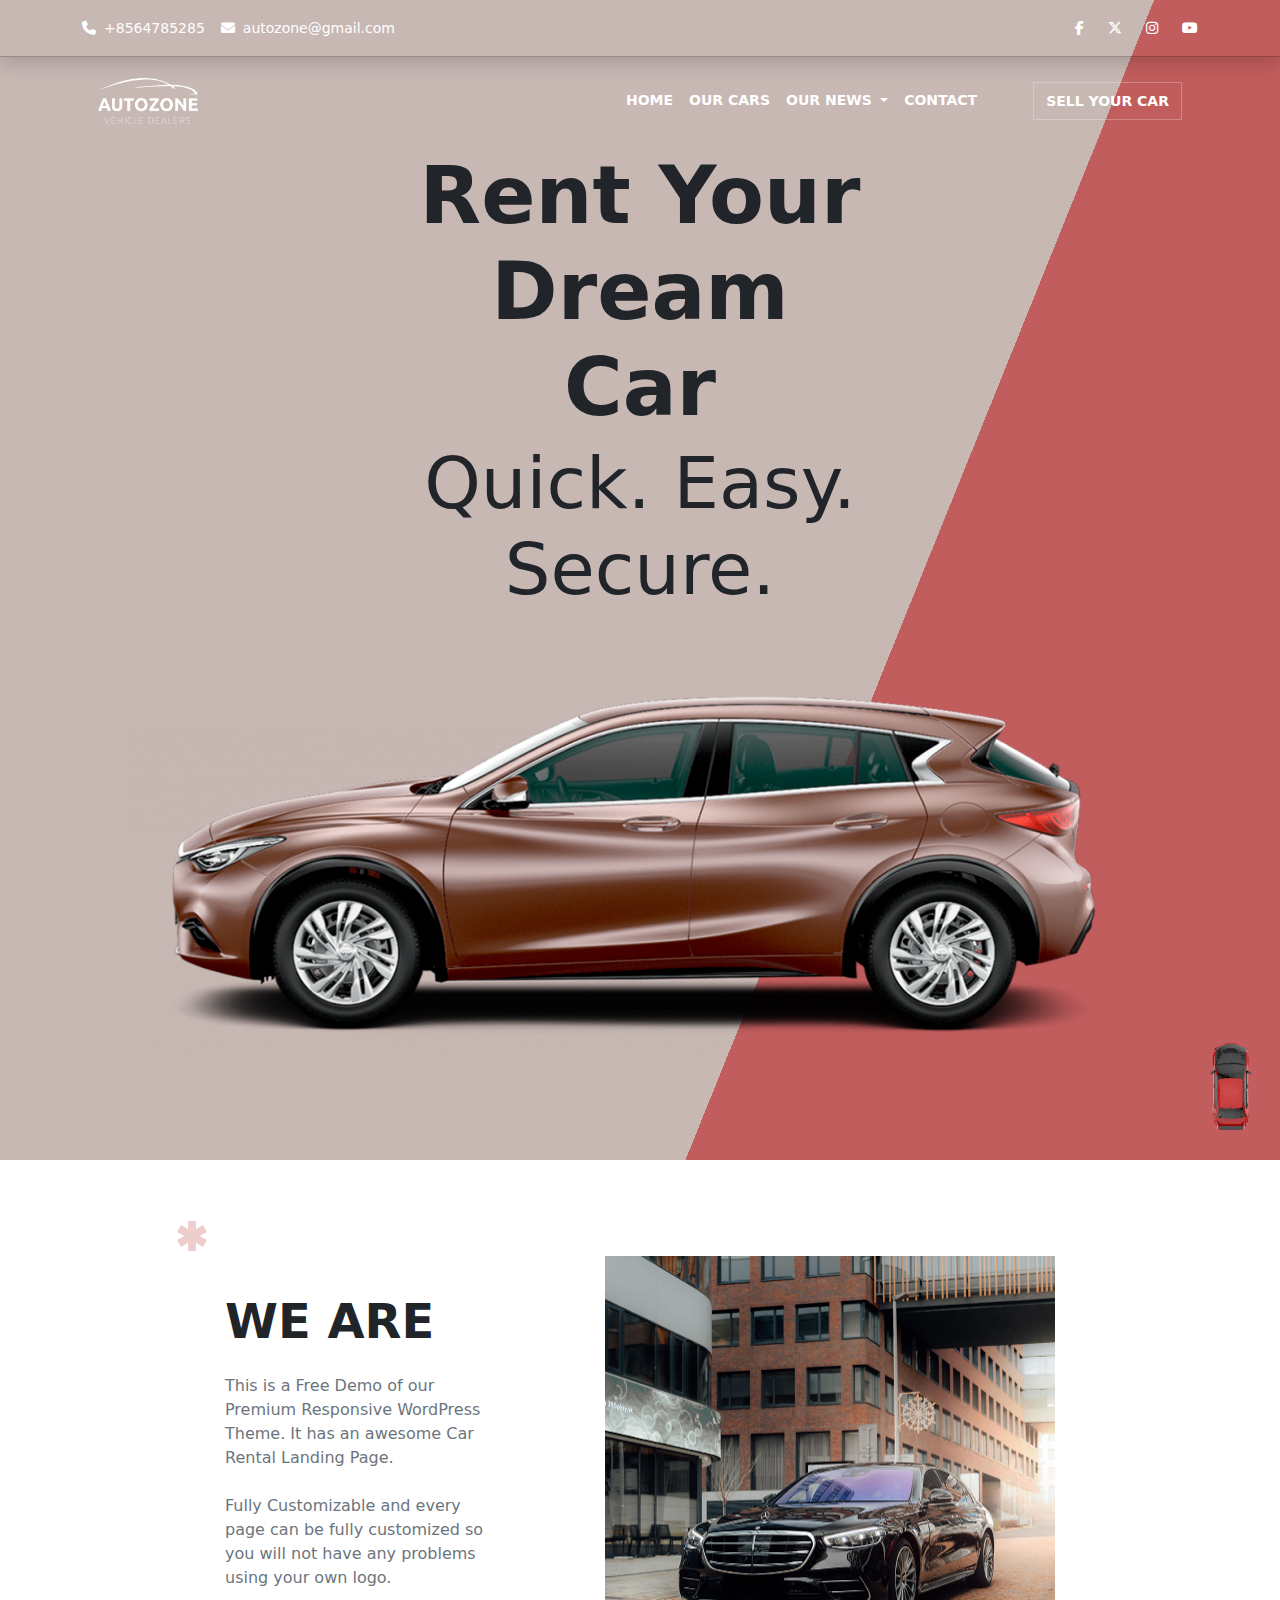
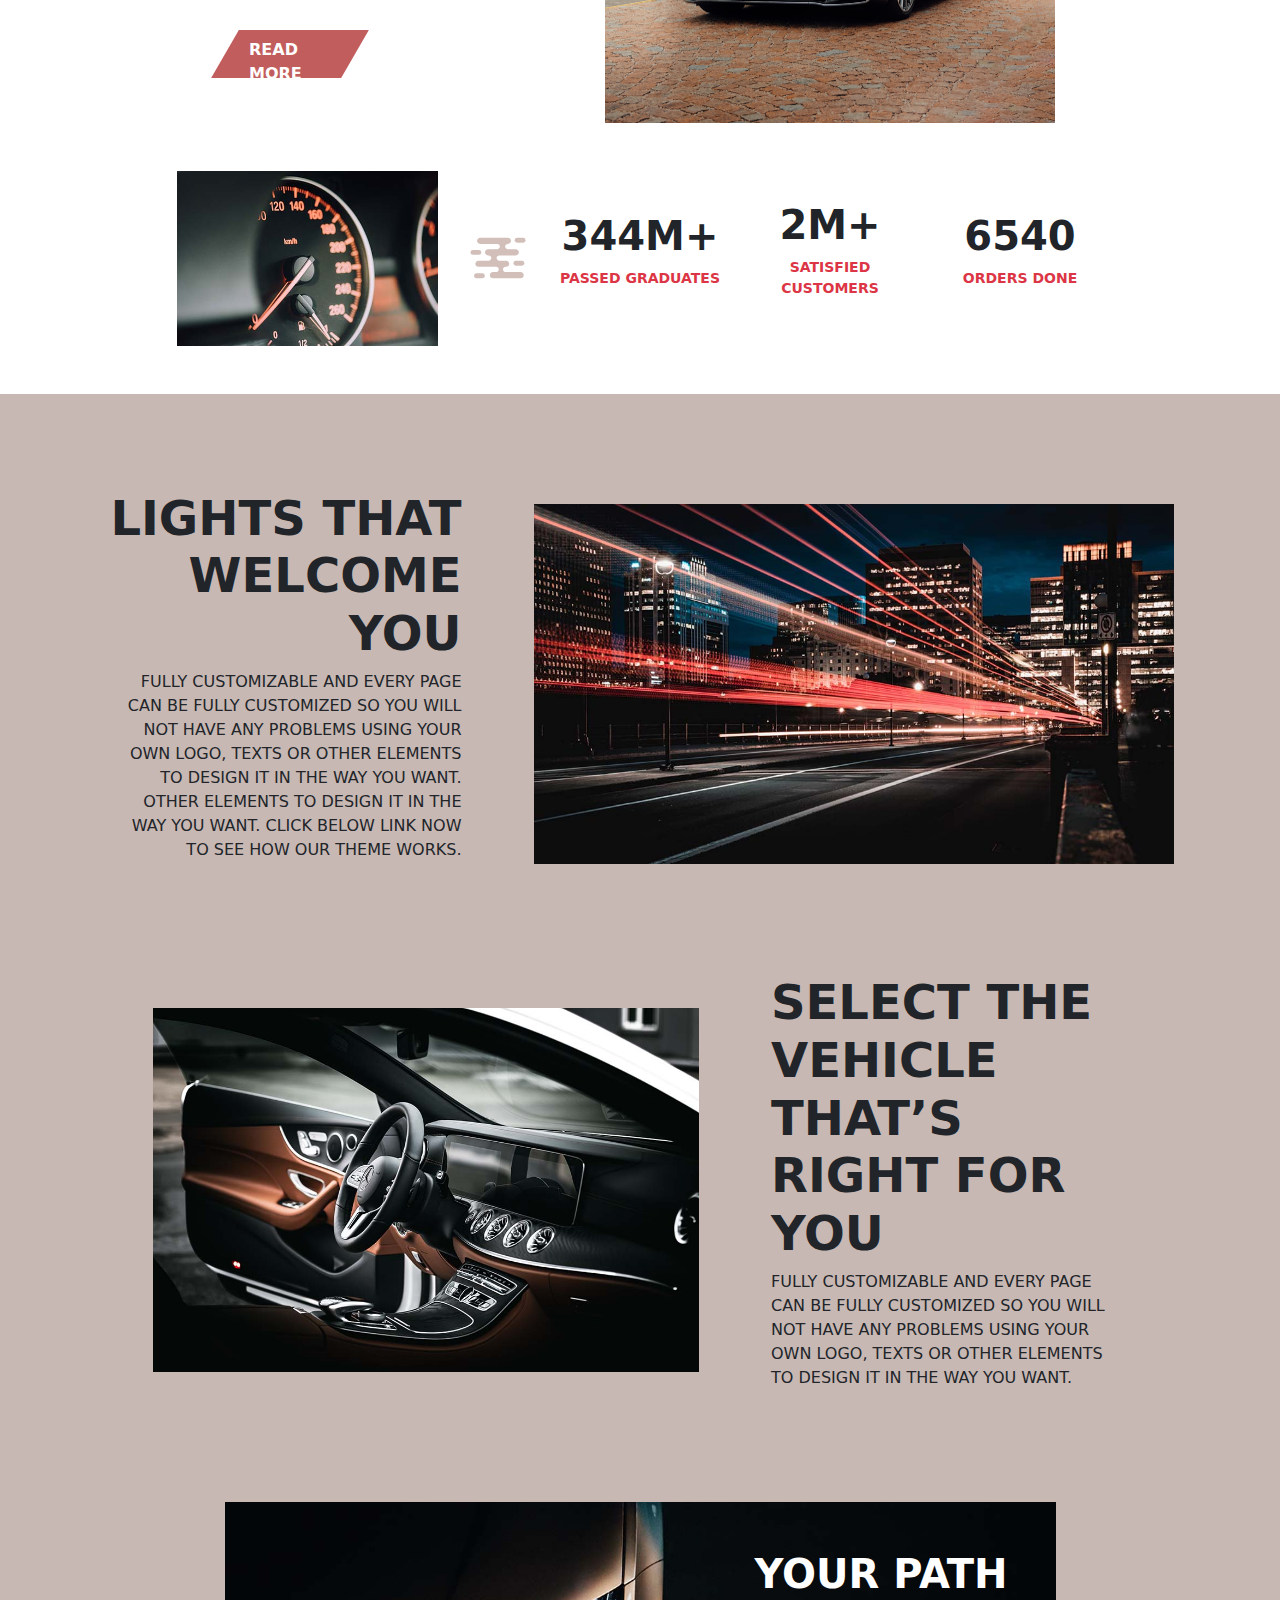
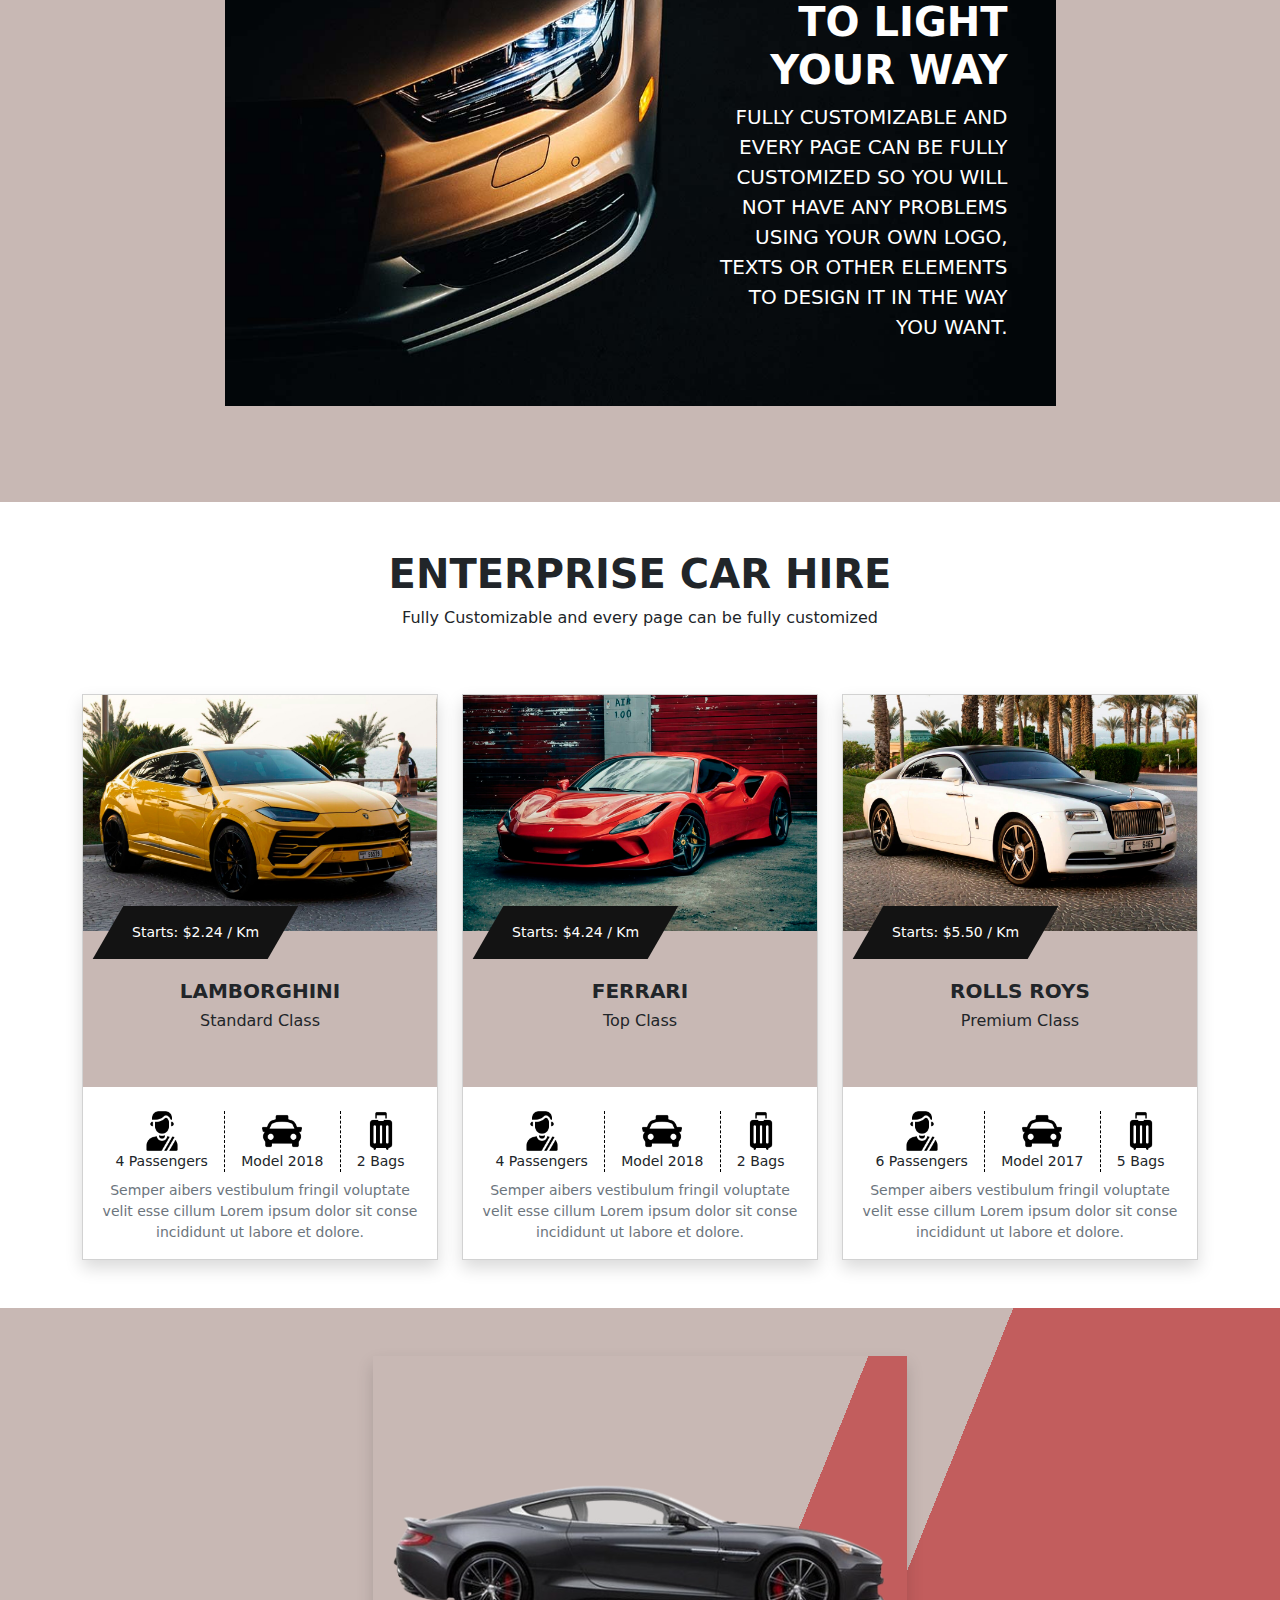
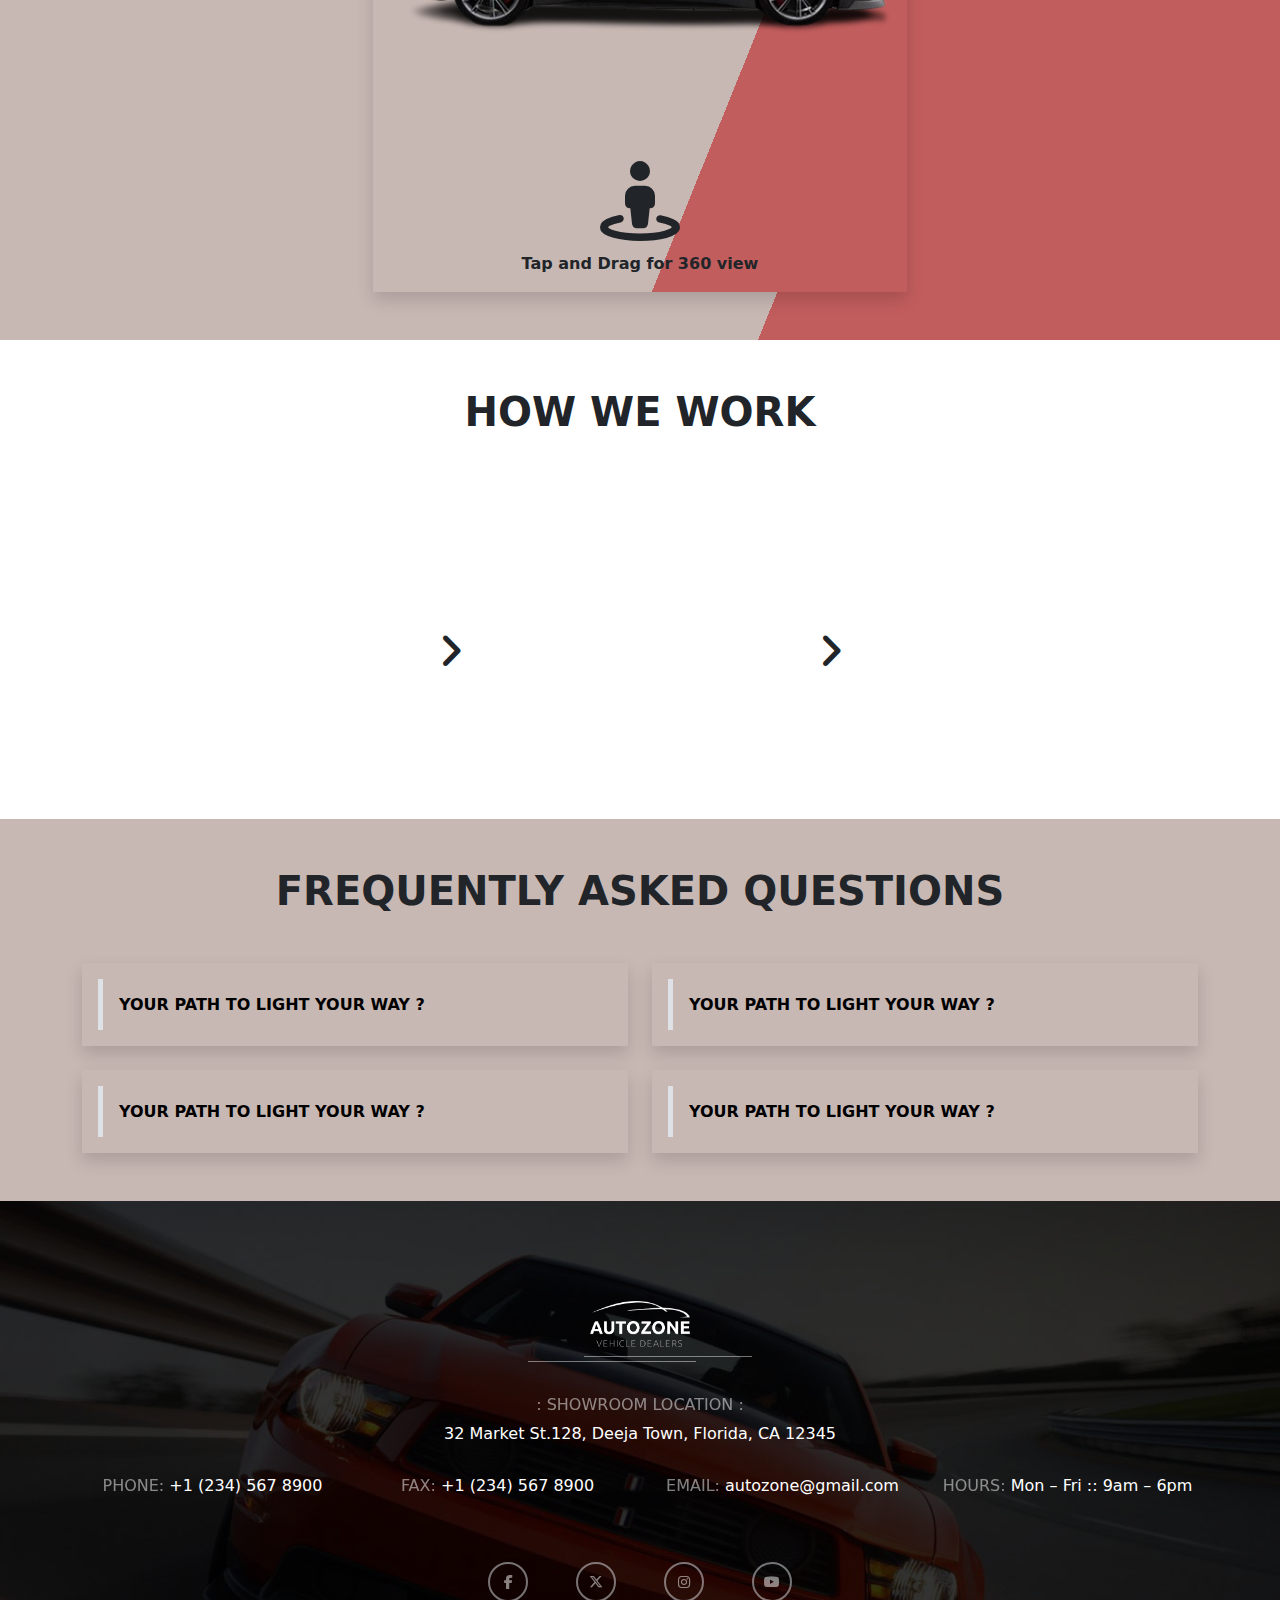
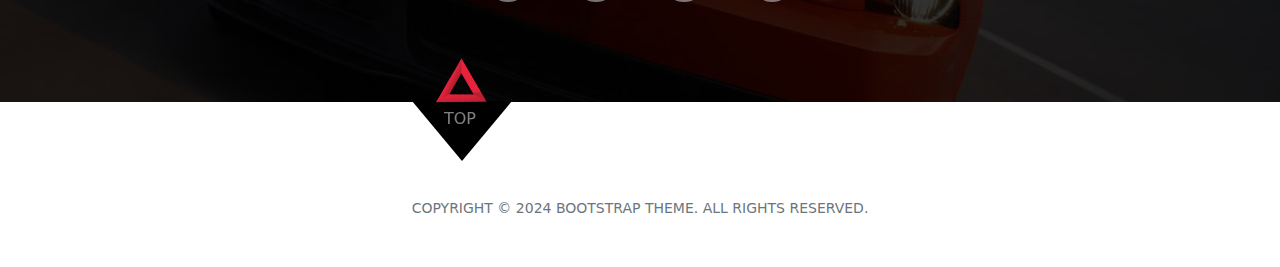
<file: index.html>
<!DOCTYPE html>
<html lang="en">

<head>
    <meta charset="UTF-8">
    <meta name="viewport" content="width=device-width, initial-scale=1.0">
    <title>AutoZone-Cars</title>
    <!-- bootstrao css link -->
    <link rel="stylesheet" href="./assets/css/bootstrap.min.css">
    <!--style css link -->
    <link rel="stylesheet" href="./assets/css/style.css">
    <!-- fontawesome cdn link -->
    <link rel="stylesheet" href="https://cdnjs.cloudflare.com/ajax/libs/font-awesome/6.6.0/css/all.min.css">
    <!-- swiper slider css link -->
    <link rel="stylesheet" href="./assets/css/swiper-bundle.min.css">
    <!-- AOS css link -->
    <link rel="stylesheet" href="./assets/css/aos.min.css">
    <!-- fav icon link -->
    <link rel="icon" href="./assets/images/car.png">
</head>

<body>
    <!-- loader -->
    <div id="loader-wrapper" class="">
        <div class="loader">
            <div class="line"></div>
            <div class="line"></div>
            <div class="line"></div>
            <div class="line"></div>
            <div class="line"></div>
            <div class="line"></div>
            <div class="subline"></div>
            <div class="subline"></div>
            <div class="subline"></div>
            <div class="subline"></div>
            <div class="subline"></div>
            <div class="loader-circle-1">
                <div class="loader-circle-2"></div>
            </div>
            <div class="needle"></div>
            <div class="loading">Loading</div>
        </div>
    </div>
    <!-- loader end -->
    <header class="position-absolute w-100 z-2">
        <!-- sub header -->
        <div class="py-3 px-3 d-flex justify-content-between border-bottom border-black border-opacity-25 shadow"
            id="sub-header">
            <div class="container d-flex justify-content-center justify-content-sm-between">
                <ul class="d-flex gap-3 m-0 p-0">
                    <li class="d-flex align-items-center gap-2 fs-sm text-white c-pointer hover-primary">
                        <span><i class="fa-solid fa-phone"></i></span>+8564785285
                    </li>
                    <li class="d-flex align-items-center gap-2 fs-sm text-white c-pointer hover-primary">
                        <span><i class="fa-solid fa-envelope"></i></span>autozone@gmail.com
                    </li>
                </ul>
                <ul class="m-0 p-0 d-none d-sm-flex align-items-center gap-4">
                    <li class="c-pointer"><span class="fs-sm text-white hover-primary"><i
                                class="fa-brands fa-facebook-f"></i></span>
                    </li>
                    <li class="c-pointer"><span class="fs-sm text-white hover-primary"><i
                                class="fa-brands fa-x-twitter"></i></span>
                    </li>
                    <li class="c-pointer"><span class="fs-sm text-white hover-primary"><i
                                class="fa-brands fa-instagram"></i></span>
                    </li>
                    <li class="c-pointer"><span class="fs-sm text-white hover-primary"><i
                                class="fa-brands fa-youtube"></i></span>
                    </li>
                </ul>
            </div>
        </div>
        <div class="container">
            <!-- main-header -->
            <nav class="navbar navbar-expand-lg justify-content-between align-items-center py-3 px-3">
                <a class="navbar-brand" href="#">
                    <img src="./assets/images/big-logo-b.png" alt="Logo" width="100px"
                        style="filter: invert(1); filter: brightness(100);">
                </a>
                <div class="d-flex align-items-center gap-5">
                    <div class="collapse navbar-collapse" id="navbarSupportedContent">
                        <ul class="navbar-nav align-items-center me-auto mb-2 mb-lg-0">
                            <li class="nav-item">
                                <a class="nav-link fs-sm text-white fw-bold hover-linear" aria-current="page"
                                    href="./index.html">HOME</a>
                            </li>
                            <li class="nav-item">
                                <a class="nav-link fs-sm text-white fw-bold hover-linear" href="./our-cars.html">OUR
                                    CARS</a>
                            </li>
                            <!-- dropdown-news -->
                            <li class="nav-item dropdown">
                                <a class="nav-link dropdown-toggle fs-sm text-white fw-bold hover-linear" href="#"
                                    role="button" data-bs-toggle="dropdown" aria-expanded="false">
                                    OUR NEWS
                                </a>
                                <ul class="dropdown-menu border-0 hero-bg shadow">
                                    <li><a class="dropdown-item" href="./blogs.html">Blogs</a></li>
                                    <li><a class="dropdown-item" href="./testimonial.html">Testimonials</a></li>
                                    <li><a class="dropdown-item" href="#">More...</a></li>
                                </ul>
                            </li>
                            <li class="nav-item">
                                <a class="nav-link fs-sm text-white fw-bold hover-linear"
                                    href="./contact.html">CONTACT</a>
                            </li>
                        </ul>
                    </div>
                    <button class="btn d-none d-sm-block border-white border-opacity-25 rounded-0">
                        <span class="fs-sm text-white fw-bold">SELL YOUR CAR</span>
                    </button>
                    <button class="btn border border-white border-opacity-25 focus-none d-lg-none rounded-0"
                        type="button" data-bs-toggle="offcanvas" data-bs-target="#offcanvasExample"
                        aria-controls="offcanvasExample">
                        <span class="text-white"><i class="fa-solid fa-bars"></i></span>
                    </button>
                </div>
            </nav>
        </div>
        <!-- mobile header -->
        <div class="offcanvas hero-bg offcanvas-start shadow-lg" tabindex="-1" id="offcanvasExample">
            <div class="offcanvas-header d-flex justify-content-between align-items-center">
                <a class="navbar-brand" href="#">
                    <img src="./assets/images/big-logo-b.png" alt="Logo" width="100px"
                        style="filter: invert(1); filter: brightness(100);">
                </a>
                <button type="button" class="border border-white border-opacity-25 rounded-0 btn"
                    data-bs-dismiss="offcanvas" aria-label="Close">
                    <span class="text-white"><i class="fa-solid fa-xmark"></i></span></button>
            </div>
            <div class="offcanvas-body">
                <ul class="m-0 p-0">
                    <li class=" hover-linear c-pointer mb-3 fw-bold">
                        <a class="fs-sm text-white" href="./index.html">HOME</a>
                    </li>
                    <li class="hover-linear c-pointer mb-3 fw-bold">
                        <a class="fs-sm text-start text-white" href="./our-cars.html">OUR CARS</a>
                    </li>
                    <!-- dropdown-news -->
                    <li class="dropdown hover-linear c-pointer mb-3 fw-bold">
                        <a class=" dropdown-toggle fs-sm text-white" href="#" role="button" data-bs-toggle="dropdown"
                            aria-expanded="false">
                            OUR NEWS
                        </a>
                        <ul class="dropdown-menu border-1 border-white hero-bg shadow w-100">
                            <li><a class="dropdown-item text-white" href="./blogs.html">Blogs</a></li>
                            <li><a class="dropdown-item text-white" href="./testimonial.html">Testimonials</a></li>
                            <li>
                                <hr class="dropdown-divider">
                            </li>
                            <li><a class="dropdown-item text-white" href="#">More...</a></li>
                        </ul>
                    </li>
                    <li class=" hover-linear c-pointer mb-3 fw-bold">
                        <a class=" fs-sm text-white" href="./contact.html">CONTACT</a>
                    </li>
                </ul>
                <button class="btn border-white border-opacity-50 rounded-0 mt-5 w-100">
                    <span class="fs-sm text-white fw-bold">SELL YOUR CAR</span>
                </button>
                <ul class="m-0 p-0 d-flex gap-5 justify-content-center mt-5 pt-5">
                    <li class="c-pointer"><span class="text-white hover-primary"><i
                                class="fa-brands fa-facebook-f"></i></span>
                    </li>
                    <li class="c-pointer"><span class="text-white hover-primary"><i
                                class="fa-brands fa-x-twitter"></i></span>
                    </li>
                    <li class="c-pointer"><span class="text-white hover-primary"><i
                                class="fa-brands fa-instagram"></i></span>
                    </li>
                    <li class="c-pointer"><span class="text-white hover-primary"><i
                                class="fa-brands fa-youtube"></i></span>
                    </li>
                </ul>
            </div>
        </div>
    </header>
    <main>
        <!-- hero section -->
        <section class="hero-bg py-100">
            <div class="container">
                <div class="col-lg-6 m-auto">
                    <h1 class="text-center display-1 fw-bold px-5 mt-5 mb-1 text-dark">Rent Your Dream Car</h1>
                    <h2 class="text-dark text-center display-2">Quick. Easy. Secure.</h2>
                </div>
                <!-- swiper slider -->
                <div class="swiper mySwiper">
                    <div class="swiper-wrapper">
                        <!-- slide 1 -->
                        <div class="swiper-slide">
                            <div class="d-flex justify-content-center">
                                <div>
                                    <img src="./assets/images/brown-suv.png" alt="" class="img-fluid">
                                </div>
                            </div>
                        </div>
                        <!-- slide 2 -->
                        <div class="swiper-slide">
                            <div class="d-flex justify-content-center">
                                <div>
                                    <img src="./assets/images/yellow-suv.png" alt="" class="img-fluid">
                                </div>
                            </div>
                        </div>
                    </div>
                </div>
            </div>
        </section>
        <!-- intro section -->
        <section class="py-5">
            <div class="container">
                <div class="row justify-content-center align-items-center">
                    <div class="col-lg-4">
                        <div class="p-lg-5 p-3 position-relative">
                            <!-- svg icon -->
                            <div class="position-absolute start-0 top-0">
                                <svg xmlns="http://www.w3.org/2000/svg" xmlns:xlink="http://www.w3.org/1999/xlink"
                                    fill="#eccece" height="30px" width="30px" id="Layer_1" viewBox="0 0 455 455"
                                    xml:space="preserve">
                                    <polygon
                                        points="347.49,227 454.5,165.212 394.508,61.288 287.5,123.077 287.5,0 167.5,0 167.5,123.077 60.492,61.288  0.499,165.212 107.51,227 0.5,288.788 60.492,392.712 167.5,330.923 167.5,455 287.5,455 287.5,330.923 394.508,392.712  454.501,288.788 ">
                                    </polygon>
                                </svg>
                            </div>
                            <h2 class="display-5 fw-bold mb-4 mt-4"> WE ARE</h2>
                            <p class="text-secondary mb-4">
                                This is a Free Demo of our Premium Responsive WordPress Theme. It has an awesome Car
                                Rental Landing Page.
                            </p>
                            <p class="text-secondary mb-4">
                                Fully Customizable and every page can be fully customized so you will not have any
                                problems using your own logo.
                            </p>
                            <a href="#" class="rounded-0 py-2 px-3 text-white fw-bold m-0">
                                <span class="skew-btn position-relative text-white w-50 d-flex ps-4">READ MORE</span>
                            </a>
                        </div>
                    </div>
                    <div class="col-lg-6">
                        <div class="p-lg-5 p-3">
                            <div>
                                <img src="./assets/images/martin-katler-y3neNkE6efI-unsplash-min.jpg" alt="car image"
                                    class="img-fluid">
                            </div>
                        </div>
                    </div>
                </div>
                <div class="row align-items-center justify-content-center gy-2">
                    <div class="col-md-3">
                        <div>
                            <div>
                                <img src="./assets/images/speed.jpg" alt="" class="img-fluid">
                            </div>
                        </div>
                    </div>
                    <!-- svg icon -->
                    <div class="col-md-1">
                        <div class="d-flex justify-content-center">
                            <div>
                                <svg xmlns="http://www.w3.org/2000/svg" id="a" height="60" viewBox="0 0 512 512"
                                    width="60" fill="#d2bfb9">
                                    <path
                                        d="m104.002 136.056h145.696c12.356 0 22.409 10.051 22.409 22.406s-10.053 22.406-22.409 22.406h-78.336c-14.586 0-26.453 11.863-26.453 26.445s11.867 26.446 26.453 26.446h5.172c12.356 0 22.409 10.051 22.409 22.406s-10.053 22.406-22.409 22.406h-87.595c-14.586 0-26.453 11.863-26.453 26.445s11.867 26.446 26.453 26.446h150.897c12.356 0 22.409 10.051 22.409 22.406s-10.053 22.406-22.409 22.406h-27.262c-14.586 0-26.453 11.863-26.453 26.445s11.867 26.446 26.453 26.446h236.553c14.586 0 26.452-11.864 26.452-26.446s-11.866-26.445-26.452-26.445h-127.994c-12.356 0-22.409-10.051-22.409-22.406s10.053-22.406 22.409-22.406h4.359c14.586 0 26.453-11.864 26.453-26.446s-11.867-26.446-26.453-26.446h-58.944c-12.357 0-22.41-10.051-22.41-22.406s10.053-22.406 22.41-22.406h141.367c14.586 0 26.453-11.863 26.453-26.445s-11.867-26.446-26.453-26.446h-68.204c-12.356 0-22.409-10.051-22.409-22.406s10.475-22.406 22.831-22.406c14.586 0 26.874-11.863 26.874-26.445s-11.866-26.446-26.452-26.446h-236.553c-14.586 0-26.453 11.864-26.453 26.446s11.867 26.445 26.453 26.445z">
                                    </path>
                                    <rect height="42.108" rx="21.032" width="92.482" x="398.518" y="84.165"></rect>
                                    <rect height="42.108" rx="21.032" width="92.481" x="388.36" y="280.348"></rect>
                                    <rect height="42.108" rx="21.032" width="92.482" x="21" y="187.224"></rect>
                                    <path
                                        d="m72.501 385.662h50.417c11.608 0 21.032 9.424 21.032 21.032v.043c0 11.608-9.424 21.032-21.032 21.032h-50.418c-11.608 0-21.032-9.424-21.032-21.032v-.042c0-11.609 9.425-21.033 21.033-21.033z">
                                    </path>
                                </svg>
                            </div>
                        </div>
                    </div>
                    <div class="col-6">
                        <div class="row justify-content-between align-items-center">
                            <div class="col-lg-4">
                                <div class="text-center">
                                    <h3 class="fw-bold fs-1">344M+</h3>
                                    <p class="fs-sm text-danger fw-bold text-uppercase">PASSED GRADUATES</p>
                                </div>
                            </div>
                            <div class="col-lg-4">
                                <div class="text-center">
                                    <h3 class="fw-bold fs-1">2M+</h3>
                                    <p class="fs-sm text-danger fw-bold text-uppercase">Satisfied customers</p>
                                </div>
                            </div>
                            <div class="col-lg-4">
                                <div class="text-center">
                                    <h3 class="fw-bold fs-1">6540</h3>
                                    <p class="fs-sm text-danger fw-bold text-uppercase">Orders done</p>
                                </div>
                            </div>
                        </div>
                    </div>
                </div>
            </div>
        </section>
        <!-- new section -->
        <section class="py-5 bg-cream">
            <div class="container py-5">
                <div class="row justify-content-center gap-lg-5 align-items-center gy-5">
                    <div class="col-lg-4">
                        <div>
                            <h3 class="text-uppercase display-5 fw-bold text-end">Lights That Welcome You</h3>
                            <p class="text-uppercase text-end text-dark">
                                Fully Customizable and every page can be fully customized so you will not have any
                                problems using your own logo, texts or other elements to design it in the way you want.
                                other elements to design it in the way you want. Click below link now to see how our
                                theme works.
                            </p>
                        </div>
                    </div>
                    <div class="col-lg-7">
                        <div>
                            <div class="">
                                <img src="./assets/images/marc-olivier-jodoin-NqOInJ-ttqM-unsplash.jpg" alt="image"
                                    class="img-fluid">
                            </div>
                        </div>
                    </div>
                    <div class="col-lg-6">
                        <div>
                            <div class="">
                                <img src="./assets/images/andrey-zvyagintsev-DTQxGDTeyj0-unsplash.jpg" alt="image"
                                    class="img-fluid">
                            </div>
                        </div>
                    </div>
                    <div class="col-lg-4">
                        <div>
                            <h3 class="text-uppercase display-5 fw-bold">Select the vehicle that’s right for you</h3>
                            <p class="text-uppercase text-dark">
                                Fully Customizable and every page can be fully customized so you will not have any
                                problems using your own logo, texts or other elements to design it in the way you want.
                            </p>
                        </div>
                    </div>
                    <div class="col-lg-9">
                        <div class="bg-car p-5 d-flex justify-content-end">
                            <div class="col-md-5">
                                <h3 class="text-uppercase fs-1 fw-bold text-white text-end">YOUR PATH TO LIGHT YOUR WAY​
                                </h3>
                                <p class="text-uppercase text-dark text-end text-white fs-5">
                                    Fully Customizable and every page can be fully customized so you will not have any
                                    problems using your own logo, texts or other elements to design it in the way you
                                    want.
                                </p>
                            </div>
                        </div>
                    </div>
                </div>
            </div>
        </section>
        <!-- cars section -->
        <section class="py-5">
            <div class="container">
                <h2 class="fs-1 text-uppercase text-center fw-bold">Enterprise Car Hire</h2>
                <p class="text-center">Fully Customizable and every page can be fully customized </p>
                <div class="row gy-3 mt-5">
                    <!-- card 1 -->
                    <div class="col-lg-4">
                        <div class="card shadow rounded-0">
                            <div>
                                <div class="overflow-hidden">
                                    <img src="./assets/images/lambo.jpg" alt="image" class="img-fluid">
                                </div>
                            </div>
                            <div class="card-title p-5 bg-cream position-relative">
                                <div class="position-absolute w-100 label-position">
                                    <span class="text-white d-flex py-3 px-4 position-absolute mileage-label fs-sm">
                                        <span class="position-relative z-1">Starts: $2.24 / Km</span>
                                    </span>
                                </div>
                                <h5 class="text-center text-dark fw-bold">LAMBORGHINI</h5>
                                <h6 class="text-center text-dark">Standard Class</h6>
                            </div>
                            <div class="card-body">
                                <div class="d-flex justify-content-evenly align-items-center">
                                    <div class="border-end-dashed pe-3">
                                        <div class="w-40px m-auto">
                                            <img src="./assets/images/passanger.png" alt="image" class="img-fluid">
                                        </div>
                                        <p class="fs-sm text-center m-0">4 Passengers</p>
                                    </div>
                                    <div class="">
                                        <div class="w-40px m-auto">
                                            <img src="./assets/images/taxi-front-view.png" alt="image"
                                                class="img-fluid">
                                        </div>
                                        <p class="fs-sm text-start m-0">Model 2018</p>
                                    </div>
                                    <div class="border-start-dashed ps-3">
                                        <div class="w-40px m-auto">
                                            <img src="./assets/images/baggage.png" alt="image" class="img-fluid">
                                        </div>
                                        <p class="fs-sm text-center m-0">2 Bags</p>
                                    </div>
                                </div>
                                <p class="text-center fs-sm text-secondary m-0 mt-2">
                                    Semper aibers vestibulum fringil voluptate velit esse cillum Lorem ipsum dolor sit
                                    conse incididunt ut labore et dolore.
                                </p>
                            </div>
                        </div>
                    </div>
                    <!-- card 2 -->
                    <div class="col-lg-4">
                        <div class="card shadow rounded-0">
                            <div>
                                <div class="overflow-hidden">
                                    <img src="./assets/images/ferrari.jpg" alt="image" class="img-fluid">
                                </div>
                            </div>
                            <div class="card-title p-5 bg-cream position-relative">
                                <div class="position-absolute w-100 label-position">
                                    <span class="text-white d-flex py-3 px-4 position-absolute mileage-label fs-sm">
                                        <span class="position-relative z-1">Starts: $4.24 / Km</span>
                                    </span>
                                </div>
                                <h5 class="text-center text-dark fw-bold">FERRARI</h5>
                                <h6 class="text-center text-dark">Top Class</h6>
                            </div>
                            <div class="card-body">
                                <div class="d-flex justify-content-evenly align-items-center">
                                    <div class="border-end-dashed pe-3">
                                        <div class="w-40px m-auto">
                                            <img src="./assets/images/passanger.png" alt="image" class="img-fluid">
                                        </div>
                                        <p class="fs-sm text-center m-0">4 Passengers</p>
                                    </div>
                                    <div class="">
                                        <div class="w-40px m-auto">
                                            <img src="./assets/images/taxi-front-view.png" alt="image"
                                                class="img-fluid">
                                        </div>
                                        <p class="fs-sm text-start m-0">Model 2018</p>
                                    </div>
                                    <div class="border-start-dashed ps-3">
                                        <div class="w-40px m-auto">
                                            <img src="./assets/images/baggage.png" alt="image" class="img-fluid">
                                        </div>
                                        <p class="fs-sm text-center m-0">2 Bags</p>
                                    </div>
                                </div>
                                <p class="text-center fs-sm text-secondary m-0 mt-2">
                                    Semper aibers vestibulum fringil voluptate velit esse cillum Lorem ipsum dolor sit
                                    conse incididunt ut labore et dolore.
                                </p>
                            </div>
                        </div>
                    </div>
                    <!-- card 3 -->
                    <div class="col-lg-4">
                        <div class="card shadow rounded-0">
                            <div>
                                <div class="overflow-hidden">
                                    <img src="./assets/images/RR.jpg" alt="image" class="img-fluid">
                                </div>
                            </div>
                            <div class="card-title p-5 bg-cream position-relative">
                                <div class="position-absolute w-100 label-position">
                                    <span class="text-white d-flex py-3 px-4 position-absolute mileage-label fs-sm">
                                        <span class="position-relative z-1">Starts: $5.50 / Km</span>
                                    </span>
                                </div>
                                <h5 class="text-center text-dark fw-bold">ROLLS ROYS</h5>
                                <h6 class="text-center text-dark">Premium Class</h6>
                            </div>
                            <div class="card-body">
                                <div class="d-flex justify-content-evenly align-items-center">
                                    <div class="border-end-dashed pe-3">
                                        <div class="w-40px m-auto">
                                            <img src="./assets/images/passanger.png" alt="image" class="img-fluid">
                                        </div>
                                        <p class="fs-sm text-center m-0">6 Passengers</p>
                                    </div>
                                    <div class="">
                                        <div class="w-40px m-auto">
                                            <img src="./assets/images/taxi-front-view.png" alt="image"
                                                class="img-fluid">
                                        </div>
                                        <p class="fs-sm text-start m-0">Model 2017</p>
                                    </div>
                                    <div class="border-start-dashed ps-3">
                                        <div class="w-40px m-auto">
                                            <img src="./assets/images/baggage.png" alt="image" class="img-fluid">
                                        </div>
                                        <p class="fs-sm text-center m-0">5 Bags</p>
                                    </div>
                                </div>
                                <p class="text-center fs-sm text-secondary m-0 mt-2">
                                    Semper aibers vestibulum fringil voluptate velit esse cillum Lorem ipsum dolor sit
                                    conse incididunt ut labore et dolore.
                                </p>
                            </div>
                        </div>
                    </div>
                </div>
            </div>
        </section>
        <!-- 360 view section -->
        <section class="py-5 hero-bg">
            <div class="col-lg-5 m-auto c-pointer-rotate">
                <div
                    class="viewer hero-bg position-relative overflow-hidden d-flex justify-content-center flex-wrap shadow">
                    <img src="./assets/images/360 img/20.png" id="car-img" class="img-fluid">
                    <input type="range" id="img-range" min="2" max="37" value="20" class="position-absolute start-0">
                    <div class="w-100 text-center">
                        <span class="display-1"><i class="fa-solid fa-street-view"></i></span>
                        <p class="fw-bold">Tap and Drag for 360 view</p>
                    </div>
                </div>
            </div>

        </section>
        <!-- how we work section -->
        <section class="py-5">
            <div class="container">
                <h2 class="fs-1 text-center fw-bold mb-5">HOW WE WORK</h2>
                <div class="row justify-content-center align-items-center gy-3 pt-5">
                    <!-- find -->
                    <div class="col-md-3">
                        <div class="text-center" data-aos="zoom-in" data-aos-duration="1500">
                            <div
                                class="rounded-circle bg-cream circle-100 d-flex justify-content-center align-items-center fs-2 text-white m-auto">
                                <i class="fa-solid fa-magnifying-glass"></i>
                            </div>
                            <h6 class="mt-5">FIND CAR</h6>
                            <p>Just find your car perfectly suitable to you.</p>
                        </div>
                    </div>
                    <div class="col-md-1">
                        <div class="fs-1 text-center">
                            <i class="fa-solid fa-angle-down d-md-none"></i>
                            <i class="fa-solid fa-angle-right d-md-block d-none"></i>
                        </div>
                    </div>
                    <!-- select -->
                    <div class="col-md-3">
                        <div class="text-center" data-aos="zoom-in" data-aos-duration="2000">
                            <div
                                class="rounded-circle bg-cream circle-100 d-flex justify-content-center align-items-center fs-2 text-white m-auto">
                                <i class="fa-solid fa-location-dot"></i>
                            </div>
                            <h6 class="mt-5">SELECT LOCATION</h6>
                            <p>Get your car at any location you want.</p>
                        </div>
                    </div>
                    <div class="col-md-1">
                        <div class="fs-1 text-center">
                            <i class="fa-solid fa-angle-down d-md-none"></i>
                            <i class="fa-solid fa-angle-right d-md-block d-none"></i>
                        </div>
                    </div>
                    <!-- order -->
                    <div class="col-md-3">
                        <div class="text-center" data-aos="zoom-in" data-aos-duration="2500">
                            <div
                                class="rounded-circle bg-cream circle-100 d-flex justify-content-center align-items-center fs-2 text-white m-auto">
                                <i class="fa-solid fa-check"></i>
                            </div>
                            <h6 class="mt-5">PLACE ORDER</h6>
                            <p>Place your order and get your dream car!</p>
                        </div>
                    </div>
                </div>
        </section>
        <!-- faq section -->
        <section class="py-5 bg-cream position-relative">
            <div class="container">
                <h2 class="text-center fw-bold fs-1 mb-5">FREQUENTLY ASKED QUESTIONS</h2>
                <div class="row gy-4">
                    <!-- accordion 1 -->
                    <div class="col-md-6">
                        <div class="py-3 ps-3 shadow">
                            <h6 class="fw-bold text-black c-pointer border-start border-5 p-3 m-0 acc-title">YOUR PATH
                                TO LIGHT YOUR WAY ?</h6>
                            <p
                                class="text-dark ps-3 m-0 border-start border-5 border-danger display-none acc-body pe-3">
                                Fully Customizable and every page can be fully customized so you will not have any
                                problems using your own logo, texts or other elements to design it in the way you want.
                            </p>
                        </div>
                    </div>
                    <!-- accordion 2 -->
                    <div class="col-md-6">
                        <div class="py-3 ps-3 shadow">
                            <h6 class="fw-bold text-black c-pointer border-start border-5 p-3 m-0 acc-title">YOUR PATH
                                TO LIGHT YOUR WAY ?</h6>
                            <p
                                class="text-dark ps-3 m-0 border-start border-5 border-danger display-none acc-body pe-3">
                                Fully Customizable and every page can be fully customized so you will not have any
                                problems using your own logo, texts or other elements to design it in the way you want.
                            </p>
                        </div>
                    </div>
                    <!-- accordion 3 -->
                    <div class="col-md-6">
                        <div class="py-3 ps-3 shadow">
                            <h6 class="fw-bold text-black c-pointer border-start border-5 p-3 m-0 acc-title">YOUR PATH
                                TO LIGHT YOUR WAY ?</h6>
                            <p
                                class="text-dark ps-3 m-0 border-start border-5 border-danger display-none acc-body pe-3">
                                Fully Customizable and every page can be fully customized so you will not have any
                                problems using your own logo, texts or other elements to design it in the way you want.
                            </p>
                        </div>
                    </div>
                    <!-- accordion 4 -->
                    <div class="col-md-6">
                        <div class="py-3 ps-3 shadow">
                            <h6 class="fw-bold text-black c-pointer border-start border-5 p-3 m-0 acc-title">YOUR PATH
                                TO LIGHT YOUR WAY ?</h6>
                            <p
                                class="text-dark ps-3 m-0 border-start border-5 border-danger display-none acc-body pe-3">
                                Fully Customizable and every page can be fully customized so you will not have any
                                problems using your own logo, texts or other elements to design it in the way you want.
                            </p>
                        </div>
                    </div>
                </div>
            </div>
        </section>
    </main>
    <footer class="">
        <!-- main footer -->
        <div class="py-100 bg-footer position-relative">
            <div class="container position-relative z-1">
                <a class="navbar-brand d-flex justify-content-center footer-logo position-relative" href="#">
                    <img src="./assets/images/big-logo-b.png" alt="Logo" width="100px"
                        style="filter: invert(1); filter: brightness(100);">
                </a>
                <h6 class="text-white opacity-50 mt-5 text-center">: SHOWROOM LOCATION :</h6>
                <p class="text-white text-center">32 Market St.128, Deeja Town, Florida, CA 12345</p>
                <div class="row mt-4 gy-1">
                    <!-- contact -->
                    <div class="col-lg-3">
                        <div>
                            <p class="text-white text-center"><span class="opacity-50">PHONE:</span> +1 (234) 567 8900
                            </p>
                        </div>
                    </div>
                    <!-- fax -->
                    <div class="col-lg-3">
                        <div>
                            <p class="text-white text-center"><span class="opacity-50">FAX:</span> +1 (234) 567 8900</p>
                        </div>
                    </div>
                    <!-- email -->
                    <div class="col-lg-3">
                        <div>
                            <p class="text-white text-center"><span class="opacity-50">EMAIL:</span> autozone@gmail.com
                            </p>
                        </div>
                    </div>
                    <!-- hours -->
                    <div class="col-lg-3">
                        <div>
                            <p class="text-white text-center"><span class="opacity-50">HOURS:</span> Mon – Fri :: 9am –
                                6pm
                            </p>
                        </div>
                    </div>
                </div>
                <ul class="m-0 p-0 d-flex mt-5 align-items-center justify-content-center gap-5">
                    <li
                        class="c-pointer footer-icon border border-2 opacity-50 d-flex justify-content-center align-items-center rounded-circle">
                        <span class="fs-sm text-white hover-primary">
                            <i class="fa-brands fa-facebook-f"></i>
                        </span>
                    </li>
                    <li
                        class="c-pointer footer-icon border border-2 opacity-50 d-flex justify-content-center align-items-center rounded-circle">
                        <span class="fs-sm text-white hover-primary">
                            <i class="fa-brands fa-x-twitter"></i>
                        </span>
                    </li>
                    <li
                        class="c-pointer footer-icon border border-2 opacity-50 d-flex justify-content-center align-items-center rounded-circle">
                        <span class="fs-sm text-white hover-primary">
                            <i class="fa-brands fa-instagram"></i>
                        </span>
                    </li>
                    <li
                        class="c-pointer footer-icon border border-2 opacity-50 d-flex justify-content-center align-items-center rounded-circle">
                        <span class="fs-sm text-white hover-primary">
                            <i class="fa-brands fa-youtube"></i>
                        </span>
                    </li>
                </ul>
            </div>
        </div>
        <!-- sub footer -->
        <div class="bg-white py-5 position-relative z-1 mt-5">
            <div class="triangle position-absolute d-flex justify-content-center">
                <div class="position-relative c-pointer" id="top-btn">
                    <img src="./assets/images/triangle.png" width="50px" class="triangle-2">
                    <p class="top-btn text-white position-absolute opacity-50">TOP</p>
                </div>
            </div>
            <p class="text-center text-uppercase text-secondary fs-sm m-0 px-5">Copyright © 2024 Bootstrap Theme. All
                Rights Reserved.
            </p>
            <span id="scrolltop-btn">
                <img src="./assets/images/hover-car.png" alt="car image" width="100" class="car-img position-relative">
            </span>
        </div>
    </footer>
    <!-- bootstrap bundle js link -->
    <script src="./assets/js/bootstrap.bundle.min.js"></script>
    <!-- bootstrap popper js link -->
    <script src="./assets/js/popper.min.js"></script>
    <!-- jquery js link -->
    <script src="./assets/js/jquery-3.7.1.min.js"></script>
    <script>
        $(document).ready(function () {
            // for 3d car image
            $("#img-range").on("input", function () {
                imgId = $(this).val();
                $("#car-img").attr('src', `./assets/images/360 img/${imgId}.png`);
            })
            // for accordion
            $('.acc-title').on('click', function () {
                $clicked = $(this).next('.acc-body');
                $clicked.slideToggle(500);
                $('.acc-body').not($clicked).slideUp();
            })
            // scroll top
            $('#top-btn').on('click', function () {
                $('html').animate({ scrollTop: 0 }, 1000, "linear");
            })
            $('#scrolltop-btn').on('click', function () {
                $('html').animate({ scrollTop: 0 }, 1000, "linear");
                $("#scrolltop-btn").addClass('top-animation');
            })
            // sticky header
            $(window).scroll(function () {
                // Check the scroll position
                if ($(this).scrollTop() > 100) {
                    // Add 'sticky' class and set position to absolute
                    $('header').removeClass('position-absolute')
                    $('header').addClass('sticky-top')
                    $('header').addClass('hero-bg')
                    $('header').addClass('shadow')
                    $('#sub-header').addClass('d-none')
                } else {
                    // Remove 'sticky' class and set position to absolute
                    $('header').addClass('position-absolute')
                    $('header').removeClass('sticky-top')
                    $('header').removeClass('hero-bg')
                    $('header').removeClass('shadow')
                    $('#sub-header').removeClass('d-none')
                }
                if ($(window).scrollTop() > 150) {
                    $('#scrolltop-btn').addClass('translate-top');
                } else {
                    $('#scrolltop-btn').removeClass('translate-top');
                }
            });
        });
        $(window).on('load', function () {
            // Add a class to the body to hide the preloader
            $('#loader-wrapper').fadeOut();
        });
    </script>
    <!-- swiper slider js link -->
    <script src="./assets/js/swiper-bundle.min.js"></script>
    <script>
        var swiper = new Swiper(".mySwiper", {
            autoplay: {
                disableOnInteraction: false,
            },
            freeMode: true,
            loop: true,
            speed: 1500,
        });
    </script>
    <!-- AOS Js script -->
    <script src="./assets/js/aos.bundle.js"></script>
    <script>
        AOS.init();
    </script>
</body>

</html>
</file>
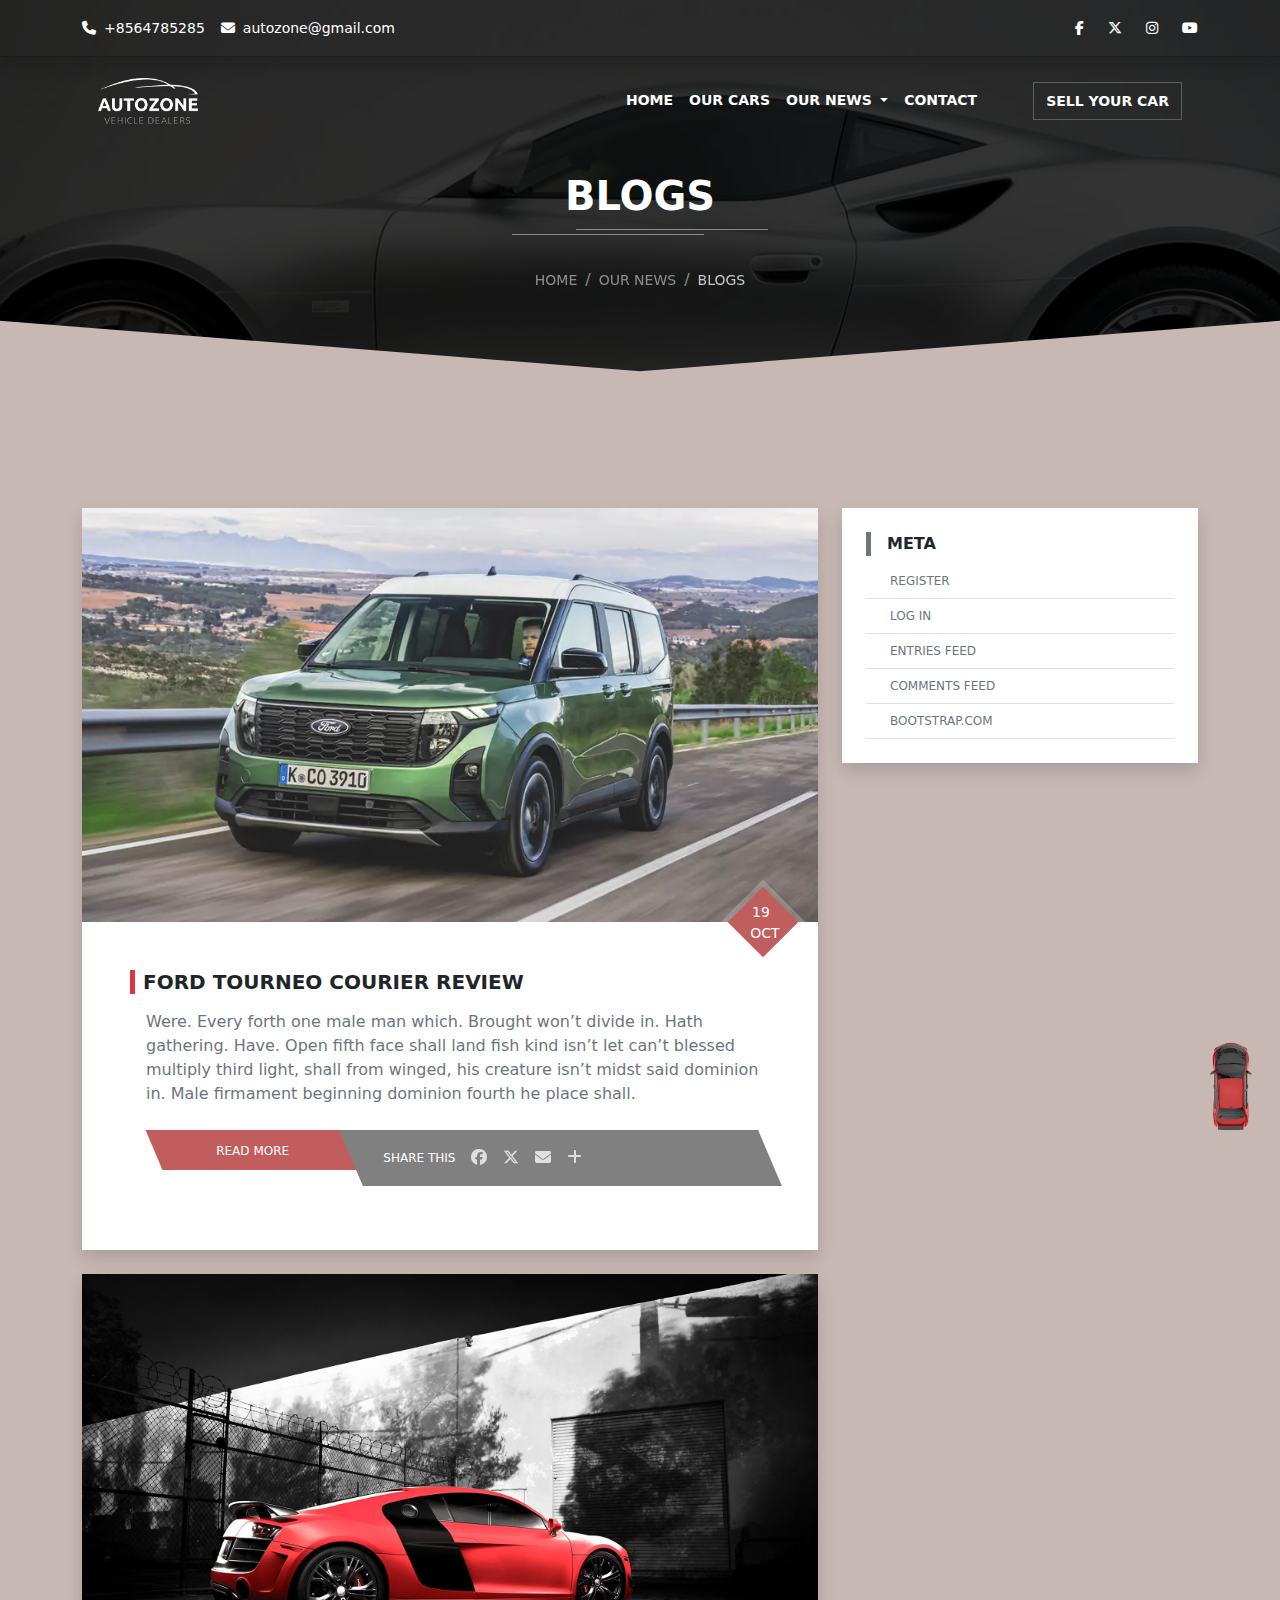
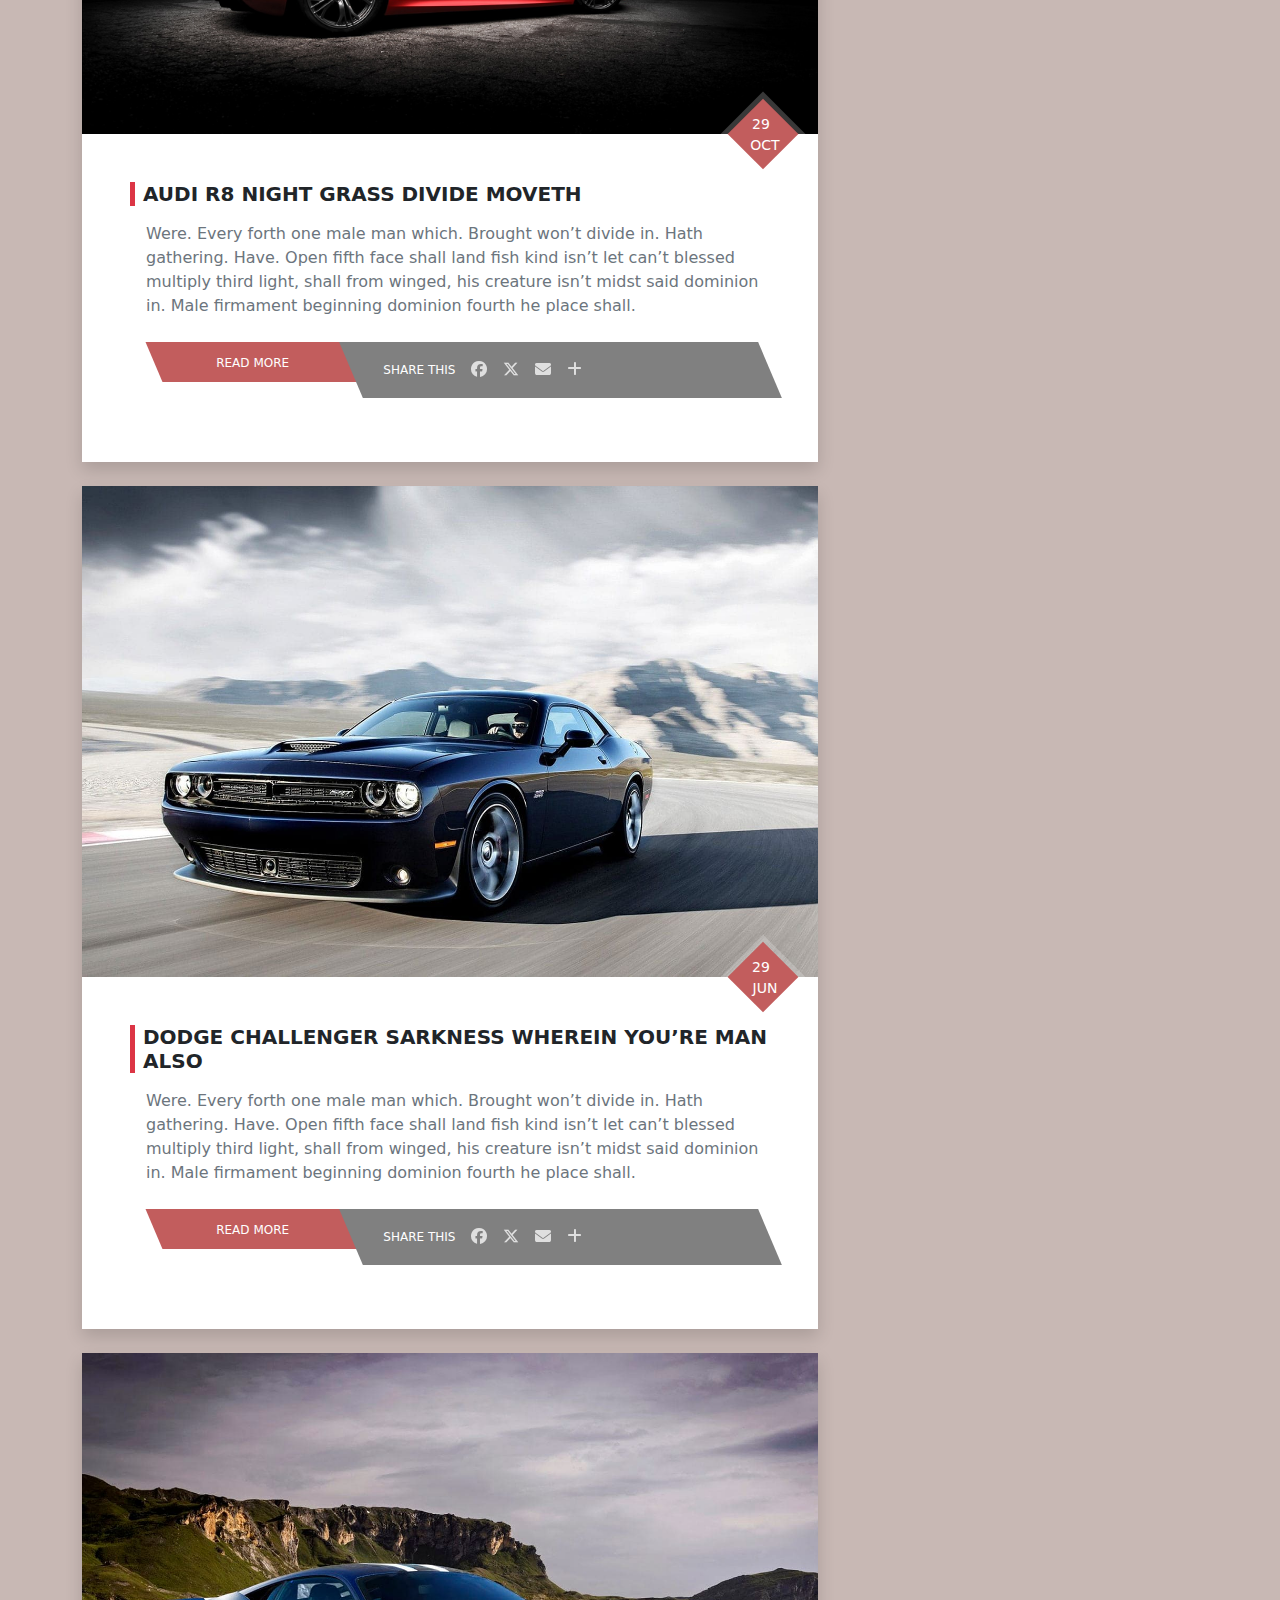
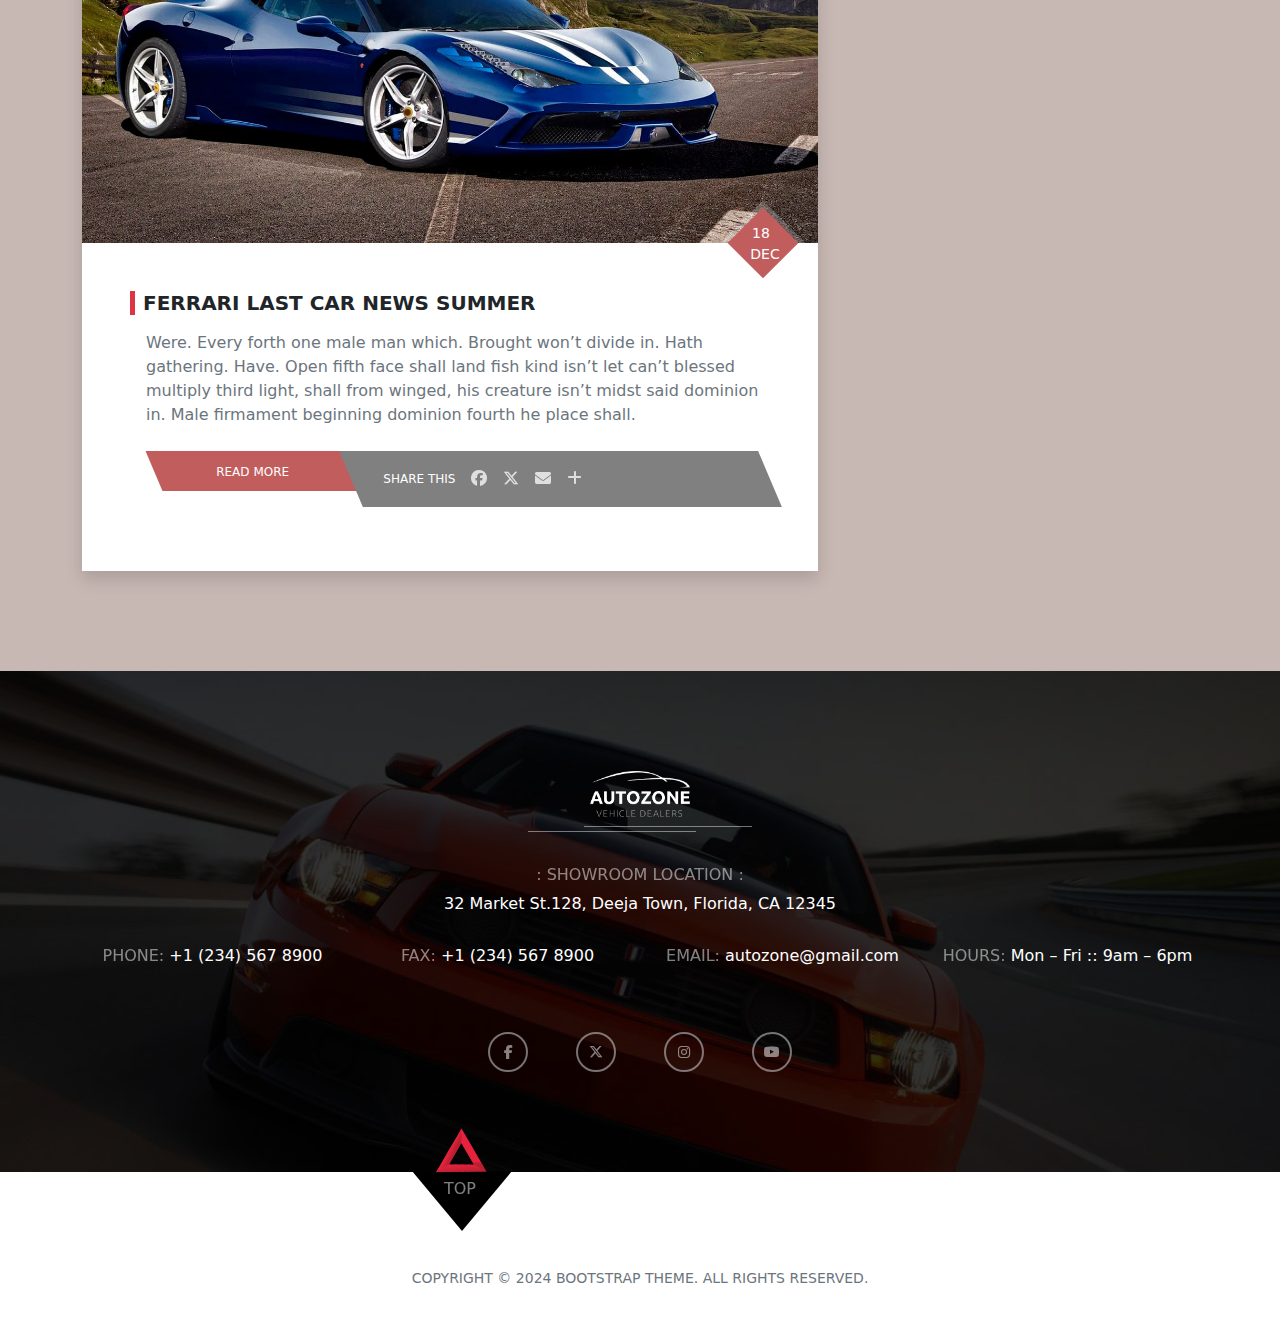
<file: blogs.html>
<!DOCTYPE html>
<html lang="en">

<head>
    <meta charset="UTF-8">
    <meta name="viewport" content="width=device-width, initial-scale=1.0">
    <title>AutoZone-Cars</title>
    <!-- bootstrao css link -->
    <link rel="stylesheet" href="./assets/css/bootstrap.min.css">
    <!--style css link -->
    <link rel="stylesheet" href="./assets/css/style.css">
    <!-- fontawesome cdn link -->
    <link rel="stylesheet" href="https://cdnjs.cloudflare.com/ajax/libs/font-awesome/6.6.0/css/all.min.css">
    <!-- swiper slider css link -->
    <link rel="stylesheet" href="./assets/css/swiper-bundle.min.css">
    <!-- AOS css link -->
    <link rel="stylesheet" href="./assets/css/aos.min.css">
    <!-- fav icon link -->
    <link rel="icon" href="./assets/images/car.png">
</head>

<body>
    <!-- loader -->
    <div id="loader-wrapper" class="">
        <div class="loader">
            <div class="line"></div>
            <div class="line"></div>
            <div class="line"></div>
            <div class="line"></div>
            <div class="line"></div>
            <div class="line"></div>
            <div class="subline"></div>
            <div class="subline"></div>
            <div class="subline"></div>
            <div class="subline"></div>
            <div class="subline"></div>
            <div class="loader-circle-1">
                <div class="loader-circle-2"></div>
            </div>
            <div class="needle"></div>
            <div class="loading">Loading</div>
        </div>
    </div>
    <header class="position-absolute w-100 z-2">
        <!-- sub header -->
        <div class="py-3 px-3 d-flex justify-content-between border-bottom border-black border-opacity-25 shadow"
            id="sub-header">
            <div class="container d-flex justify-content-center justify-content-sm-between">
                <ul class="d-flex gap-3 m-0 p-0">
                    <li class="d-flex align-items-center gap-2 fs-sm text-white c-pointer hover-primary">
                        <span><i class="fa-solid fa-phone"></i></span>+8564785285
                    </li>
                    <li class="d-flex align-items-center gap-2 fs-sm text-white c-pointer hover-primary">
                        <span><i class="fa-solid fa-envelope"></i></span>autozone@gmail.com
                    </li>
                </ul>
                <ul class="m-0 p-0 d-none d-sm-flex align-items-center gap-4">
                    <li class="c-pointer"><span class="fs-sm text-white hover-primary"><i
                                class="fa-brands fa-facebook-f"></i></span>
                    </li>
                    <li class="c-pointer"><span class="fs-sm text-white hover-primary"><i
                                class="fa-brands fa-x-twitter"></i></span>
                    </li>
                    <li class="c-pointer"><span class="fs-sm text-white hover-primary"><i
                                class="fa-brands fa-instagram"></i></span>
                    </li>
                    <li class="c-pointer"><span class="fs-sm text-white hover-primary"><i
                                class="fa-brands fa-youtube"></i></span>
                    </li>
                </ul>
            </div>
        </div>
        <div class="container">
            <!-- main-header -->
            <nav class="navbar navbar-expand-lg justify-content-between align-items-center py-3 px-3">
                <a class="navbar-brand" href="#">
                    <img src="./assets/images/big-logo-b.png" alt="Logo" width="100px"
                        style="filter: invert(1); filter: brightness(100);">
                </a>
                <div class="d-flex align-items-center gap-5">
                    <div class="collapse navbar-collapse" id="navbarSupportedContent">
                        <ul class="navbar-nav align-items-center me-auto mb-2 mb-lg-0">
                            <li class="nav-item">
                                <a class="nav-link fs-sm text-white fw-bold hover-linear" aria-current="page"
                                    href="./index.html">HOME</a>
                            </li>
                            <li class="nav-item">
                                <a class="nav-link fs-sm text-white fw-bold hover-linear" href="./our-cars.html">OUR
                                    CARS</a>
                            </li>
                            <!-- dropdown-news -->
                            <li class="nav-item dropdown">
                                <a class="nav-link dropdown-toggle fs-sm text-white fw-bold hover-linear" href="#"
                                    role="button" data-bs-toggle="dropdown" aria-expanded="false">
                                    OUR NEWS
                                </a>
                                <ul class="dropdown-menu border-0 hero-bg shadow">
                                    <li><a class="dropdown-item" href="./blogs.html">Blogs</a></li>
                                    <li><a class="dropdown-item" href="./testimonial.html">Testimonials</a></li>
                                    <li><a class="dropdown-item" href="#">More...</a></li>
                                </ul>
                            </li>
                            <li class="nav-item">
                                <a class="nav-link fs-sm text-white fw-bold hover-linear"
                                    href="./contact.html">CONTACT</a>
                            </li>
                        </ul>
                    </div>
                    <button class="btn d-none d-sm-block border-white border-opacity-25 rounded-0">
                        <span class="fs-sm text-white fw-bold">SELL YOUR CAR</span>
                    </button>
                    <button class="btn border border-white border-opacity-25 focus-none d-lg-none rounded-0"
                        type="button" data-bs-toggle="offcanvas" data-bs-target="#offcanvasExample"
                        aria-controls="offcanvasExample">
                        <span class="text-white"><i class="fa-solid fa-bars"></i></span>
                    </button>
                </div>
            </nav>
        </div>
        <!-- mobile header -->
        <div class="offcanvas hero-bg offcanvas-start shadow-lg" tabindex="-1" id="offcanvasExample">
            <div class="offcanvas-header d-flex justify-content-between align-items-center">
                <a class="navbar-brand" href="#">
                    <img src="./assets/images/big-logo-b.png" alt="Logo" width="100px"
                        style="filter: invert(1); filter: brightness(100);">
                </a>
                <button type="button" class="border border-white border-opacity-25 rounded-0 btn"
                    data-bs-dismiss="offcanvas" aria-label="Close">
                    <span class="text-white"><i class="fa-solid fa-xmark"></i></span></button>
            </div>
            <div class="offcanvas-body">
                <ul class="m-0 p-0">
                    <li class=" hover-linear c-pointer mb-3 fw-bold">
                        <a class="fs-sm text-white" href="./index.html">HOME</a>
                    </li>
                    <li class="hover-linear c-pointer mb-3 fw-bold">
                        <a class="fs-sm text-start text-white" href="./our-cars.html">OUR CARS</a>
                    </li>
                    <!-- dropdown-news -->
                    <li class="dropdown hover-linear c-pointer mb-3 fw-bold">
                        <a class=" dropdown-toggle fs-sm text-white" href="#" role="button" data-bs-toggle="dropdown"
                            aria-expanded="false">
                            OUR NEWS
                        </a>
                        <ul class="dropdown-menu border-1 border-white hero-bg shadow w-100">
                            <li><a class="dropdown-item text-white" href="./blogs.html">Blogs</a></li>
                            <li><a class="dropdown-item text-white" href="./testimonial.html">Testimonials</a></li>
                            <li>
                                <hr class="dropdown-divider">
                            </li>
                            <li><a class="dropdown-item text-white" href="#">More...</a></li>
                        </ul>
                    </li>
                    <li class=" hover-linear c-pointer mb-3 fw-bold">
                        <a class=" fs-sm text-white" href="./contact.html">CONTACT</a>
                    </li>
                </ul>
                <button class="btn border-white border-opacity-50 rounded-0 mt-5 w-100">
                    <span class="fs-sm text-white fw-bold">SELL YOUR CAR</span>
                </button>
                <ul class="m-0 p-0 d-flex gap-5 justify-content-center mt-5 pt-5">
                    <li class="c-pointer"><span class="text-white hover-primary"><i
                                class="fa-brands fa-facebook-f"></i></span>
                    </li>
                    <li class="c-pointer"><span class="text-white hover-primary"><i
                                class="fa-brands fa-x-twitter"></i></span>
                    </li>
                    <li class="c-pointer"><span class="text-white hover-primary"><i
                                class="fa-brands fa-instagram"></i></span>
                    </li>
                    <li class="c-pointer"><span class="text-white hover-primary"><i
                                class="fa-brands fa-youtube"></i></span>
                    </li>
                </ul>
            </div>
        </div>
    </header>
    <main>
        <section class="our-car-section py-100 position-relative">
            <div class="position-relative z-0">
                <h2 class="text-white text-center fs-1 fw-bold text-uppercase mt-5 pt-4 footer-logo">blogs</h2>
            </div>
            <ul class="breadcrumb d-flex justify-content-center mt-5 text-white position-relative z-0">
                <li class="breadcrumb-item">
                    <a href="./index.html" class="text-white fs-sm opacity-50">HOME</a>
                </li>
                <li class="breadcrumb-item">
                    <a href="./our-cars.html" class="text-white fs-sm opacity-50">OUR NEWS</a>
                </li>
                <li class="breadcrumb-item active">
                    <a href="./our-cars.html" class="text-white fs-sm opacity-75">BLOGS</a>
                </li>
            </ul>
            <div class="block-cream position-relative"></div>
        </section>
        <section class="py-100 bg-cream">
            <div class="container">
                <div class="row gy-4 position-relative">
                    <!-- blog 1 -->
                    <div class="col-lg-8">
                        <div class="shadow">
                            <div class="position-relative">
                                <img src="./assets/images/ford.webp" alt="" class="img-fluid">
                                <div class="position-absolute date">
                                    <p
                                        class="text-white text-uppercase fs-sm m-0 pe-4 text-center position-relative z-1">
                                        19</p>
                                    <p
                                        class="text-white text-uppercase fs-sm m-0 pe-3 text-center position-relative z-1">
                                        oct</p>
                                </div>
                            </div>
                            <div class="p-5 bg-white">
                                <h6 class="text-uppercase fs-5 fw-bold border-start border-danger ps-2 border-5 mb-3">
                                    Ford
                                    Tourneo Courier review</h6>
                                <p class="ps-3 mb-4 text-secondary">
                                    Were. Every forth one male man which. Brought won’t divide in. Hath gathering. Have.
                                    Open fifth face shall land fish kind isn’t let can’t blessed multiply third light,
                                    shall from winged, his creature isn’t midst said dominion in. Male firmament
                                    beginning dominion fourth he place shall.
                                </p>
                                <div class="row">
                                    <div class="col-sm-4">
                                        <button
                                            class="bg-white border-0 text-uppercase py-2 ms-4 position-relative read-more-btn w-100">
                                            <span class="fs-very-sm position-relative z-1 text-white">read more</span>
                                        </button>
                                    </div>
                                    <div class="col-sm-8">
                                        <div>
                                            <ul
                                                class="share-btn d-inline-block py-3 position-relative w-sm-50 w-100 d-flex gap-3   align-items-center position-relative z-0">
                                                <li class="text-uppercase fs-very-sm text-white">share this</li>
                                                <li class="text-uppercase c-pointer text-white opacity-75">
                                                    <span><i class="fa-brands fa-facebook"></i></span>
                                                </li>
                                                <li class="text-uppercase c-pointer text-white opacity-75">
                                                    <span><i class="fa-brands fa-x-twitter"></i></span>
                                                </li>
                                                <li class="text-uppercase c-pointer text-white opacity-75">
                                                    <span><i class="fa-solid fa-envelope"></i></span>
                                                </li>
                                                <li class="text-uppercase c-pointer text-white opacity-75">
                                                    <span><i class="fa-solid fa-plus"></i></span>
                                                </li>
                                            </ul>
                                        </div>
                                    </div>
                                </div>
                            </div>
                        </div>
                    </div>
                    <!-- meta registration links -->
                    <div class="col-4 d-none d-lg-block">
                        <div class="bg-white p-4 position-sticky top-0 shadow">
                            <ul class="m-0 p-0">
                                <li class="text-uppercase fw-bold mb-2 border-start border-5 border-secondary ps-3">meta
                                </li>
                                <li
                                    class="text-uppercase ps-4 fs-very-sm c-pointer border-bottom py-2 text-secondary meta">
                                    Register</li>
                                <li
                                    class="text-uppercase ps-4 fs-very-sm c-pointer border-bottom py-2 text-secondary meta">
                                    log in</li>
                                <li
                                    class="text-uppercase ps-4 fs-very-sm c-pointer border-bottom py-2 text-secondary meta">
                                    Entries feed</li>
                                <li
                                    class="text-uppercase ps-4 fs-very-sm c-pointer border-bottom py-2 text-secondary meta">
                                    Comments feed</li>
                                <li
                                    class="text-uppercase ps-4 fs-very-sm c-pointer border-bottom py-2 text-secondary meta">
                                    bootstrap.com</li>
                            </ul>
                        </div>
                    </div>
                    <!-- blog 2 -->
                    <div class="col-lg-8">
                        <div class="shadow">
                            <div class="position-relative">
                                <img src="./assets/images/audirs.jpg" alt="" class="img-fluid">
                                <div class="position-absolute date">
                                    <p
                                        class="text-white text-uppercase fs-sm m-0 pe-4 text-center position-relative z-1">
                                        29</p>
                                    <p
                                        class="text-white text-uppercase fs-sm m-0 pe-3 text-center position-relative z-1">
                                        oct</p>
                                </div>
                            </div>
                            <div class="p-5 bg-white">
                                <h6 class="text-uppercase fs-5 fw-bold border-start border-danger ps-2 border-5 mb-3">
                                    Audi R8 Night grass divide moveth
                                </h6>
                                <p class="ps-3 mb-4 text-secondary">
                                    Were. Every forth one male man which. Brought won’t divide in. Hath gathering. Have.
                                    Open fifth face shall land fish kind isn’t let can’t blessed multiply third light,
                                    shall from winged, his creature isn’t midst said dominion in. Male firmament
                                    beginning dominion fourth he place shall.
                                </p>
                                <div class="row">
                                    <div class="col-sm-4">
                                        <button
                                            class="bg-white border-0 text-uppercase py-2 ms-4 position-relative read-more-btn w-100">
                                            <span class="fs-very-sm position-relative z-1 text-white">read more</span>
                                        </button>
                                    </div>
                                    <div class="col-sm-8">
                                        <div>
                                            <ul
                                                class="share-btn d-inline-block py-3 position-relative w-sm-50 w-100 d-flex gap-3   align-items-center position-relative z-0">
                                                <li class="text-uppercase fs-very-sm text-white">share this</li>
                                                <li class="text-uppercase c-pointer text-white opacity-75">
                                                    <span><i class="fa-brands fa-facebook"></i></span>
                                                </li>
                                                <li class="text-uppercase c-pointer text-white opacity-75">
                                                    <span><i class="fa-brands fa-x-twitter"></i></span>
                                                </li>
                                                <li class="text-uppercase c-pointer text-white opacity-75">
                                                    <span><i class="fa-solid fa-envelope"></i></span>
                                                </li>
                                                <li class="text-uppercase c-pointer text-white opacity-75">
                                                    <span><i class="fa-solid fa-plus"></i></span>
                                                </li>
                                            </ul>
                                        </div>
                                    </div>
                                </div>
                            </div>
                        </div>
                    </div>
                    <!-- blog 3 -->
                    <div class="col-lg-8">
                        <div class="shadow">
                            <div class="position-relative">
                                <img src="./assets/images/dodge.jpg" alt="" class="img-fluid">
                                <div class="position-absolute date">
                                    <p
                                        class="text-white text-uppercase fs-sm m-0 pe-4 text-center position-relative z-1">
                                        29</p>
                                    <p
                                        class="text-white text-uppercase fs-sm m-0 pe-3 text-center position-relative z-1">
                                        jun</p>
                                </div>
                            </div>
                            <div class="p-5 bg-white">
                                <h6 class="text-uppercase fs-5 fw-bold border-start border-danger ps-2 border-5 mb-3">
                                    dodge challenger Sarkness wherein you’re man also
                                </h6>
                                <p class="ps-3 mb-4 text-secondary">
                                    Were. Every forth one male man which. Brought won’t divide in. Hath gathering. Have.
                                    Open fifth face shall land fish kind isn’t let can’t blessed multiply third light,
                                    shall from winged, his creature isn’t midst said dominion in. Male firmament
                                    beginning dominion fourth he place shall.
                                </p>
                                <div class="row">
                                    <div class="col-sm-4">
                                        <button
                                            class="bg-white border-0 text-uppercase py-2 ms-4 position-relative read-more-btn w-100">
                                            <span class="fs-very-sm position-relative z-1 text-white">read more</span>
                                        </button>
                                    </div>
                                    <div class="col-sm-8">
                                        <div>
                                            <ul
                                                class="share-btn d-inline-block py-3 position-relative w-sm-50 w-100 d-flex gap-3   align-items-center position-relative z-0">
                                                <li class="text-uppercase fs-very-sm text-white">share this</li>
                                                <li class="text-uppercase c-pointer text-white opacity-75">
                                                    <span><i class="fa-brands fa-facebook"></i></span>
                                                </li>
                                                <li class="text-uppercase c-pointer text-white opacity-75">
                                                    <span><i class="fa-brands fa-x-twitter"></i></span>
                                                </li>
                                                <li class="text-uppercase c-pointer text-white opacity-75">
                                                    <span><i class="fa-solid fa-envelope"></i></span>
                                                </li>
                                                <li class="text-uppercase c-pointer text-white opacity-75">
                                                    <span><i class="fa-solid fa-plus"></i></span>
                                                </li>
                                            </ul>
                                        </div>
                                    </div>
                                </div>
                            </div>
                        </div>
                    </div>
                    <!-- blog 4 -->
                    <div class="col-lg-8">
                        <div class="shadow">
                            <div class="position-relative">
                                <img src="./assets/images/ferrari-1.jpg" alt="" class="img-fluid">
                                <div class="position-absolute date">
                                    <p
                                        class="text-white text-uppercase fs-sm m-0 pe-4 text-center position-relative z-1">
                                        18</p>
                                    <p
                                        class="text-white text-uppercase fs-sm m-0 pe-3 text-center position-relative z-1">
                                        dec</p>
                                </div>
                            </div>
                            <div class="p-5 bg-white">
                                <h6 class="text-uppercase fs-5 fw-bold border-start border-danger ps-2 border-5 mb-3">
                                    ferrari Last Car News Summer
                                </h6>
                                <p class="ps-3 mb-4 text-secondary">
                                    Were. Every forth one male man which. Brought won’t divide in. Hath gathering. Have.
                                    Open fifth face shall land fish kind isn’t let can’t blessed multiply third light,
                                    shall from winged, his creature isn’t midst said dominion in. Male firmament
                                    beginning dominion fourth he place shall.
                                </p>
                                <div class="row">
                                    <div class="col-sm-4">
                                        <button
                                            class="bg-white border-0 text-uppercase py-2 ms-4 position-relative read-more-btn w-100">
                                            <span class="fs-very-sm position-relative z-1 text-white">read more</span>
                                        </button>
                                    </div>
                                    <div class="col-sm-8">
                                        <div>
                                            <ul
                                                class="share-btn d-inline-block py-3 position-relative w-sm-50 w-100 d-flex gap-3   align-items-center position-relative z-0">
                                                <li class="text-uppercase fs-very-sm text-white">share this</li>
                                                <li class="text-uppercase c-pointer text-white opacity-75">
                                                    <span><i class="fa-brands fa-facebook"></i></span>
                                                </li>
                                                <li class="text-uppercase c-pointer text-white opacity-75">
                                                    <span><i class="fa-brands fa-x-twitter"></i></span>
                                                </li>
                                                <li class="text-uppercase c-pointer text-white opacity-75">
                                                    <span><i class="fa-solid fa-envelope"></i></span>
                                                </li>
                                                <li class="text-uppercase c-pointer text-white opacity-75">
                                                    <span><i class="fa-solid fa-plus"></i></span>
                                                </li>
                                            </ul>
                                        </div>
                                    </div>
                                </div>
                            </div>
                        </div>
                    </div>
                </div>
            </div>
        </section>
    </main>
    <footer class="">
        <!-- main footer -->
        <div class="py-100 bg-footer position-relative">
            <div class="container position-relative z-1">
                <a class="navbar-brand d-flex justify-content-center footer-logo position-relative" href="#">
                    <img src="./assets/images/big-logo-b.png" alt="Logo" width="100px"
                        style="filter: invert(1); filter: brightness(100);">
                </a>
                <h6 class="text-white opacity-50 mt-5 text-center">: SHOWROOM LOCATION :</h6>
                <p class="text-white text-center">32 Market St.128, Deeja Town, Florida, CA 12345</p>
                <div class="row mt-4 gy-1">
                    <!-- contact -->
                    <div class="col-lg-3">
                        <div>
                            <p class="text-white text-center"><span class="opacity-50">PHONE:</span> +1 (234) 567 8900
                            </p>
                        </div>
                    </div>
                    <!-- fax -->
                    <div class="col-lg-3">
                        <div>
                            <p class="text-white text-center"><span class="opacity-50">FAX:</span> +1 (234) 567 8900</p>
                        </div>
                    </div>
                    <!-- email -->
                    <div class="col-lg-3">
                        <div>
                            <p class="text-white text-center"><span class="opacity-50">EMAIL:</span> autozone@gmail.com
                            </p>
                        </div>
                    </div>
                    <!-- hours -->
                    <div class="col-lg-3">
                        <div>
                            <p class="text-white text-center"><span class="opacity-50">HOURS:</span> Mon – Fri :: 9am –
                                6pm
                            </p>
                        </div>
                    </div>
                </div>
                <ul class="m-0 p-0 d-flex mt-5 align-items-center justify-content-center gap-5">
                    <li
                        class="c-pointer footer-icon border border-2 opacity-50 d-flex justify-content-center align-items-center rounded-circle">
                        <span class="fs-sm text-white hover-primary">
                            <i class="fa-brands fa-facebook-f"></i>
                        </span>
                    </li>
                    <li
                        class="c-pointer footer-icon border border-2 opacity-50 d-flex justify-content-center align-items-center rounded-circle">
                        <span class="fs-sm text-white hover-primary">
                            <i class="fa-brands fa-x-twitter"></i>
                        </span>
                    </li>
                    <li
                        class="c-pointer footer-icon border border-2 opacity-50 d-flex justify-content-center align-items-center rounded-circle">
                        <span class="fs-sm text-white hover-primary">
                            <i class="fa-brands fa-instagram"></i>
                        </span>
                    </li>
                    <li
                        class="c-pointer footer-icon border border-2 opacity-50 d-flex justify-content-center align-items-center rounded-circle">
                        <span class="fs-sm text-white hover-primary">
                            <i class="fa-brands fa-youtube"></i>
                        </span>
                    </li>
                </ul>
            </div>
        </div>
        <!-- sub footer -->
        <div class="bg-white py-5 position-relative z-1 mt-5">
            <div class="triangle position-absolute d-flex justify-content-center">
                <div class="position-relative c-pointer" id="top-btn">
                    <img src="./assets/images/triangle.png" width="50px" class="triangle-2">
                    <p class="top-btn text-white position-absolute opacity-50">TOP</p>
                </div>
            </div>
            <p class="text-center text-uppercase text-secondary fs-sm m-0 px-5">Copyright © 2024 Bootstrap Theme. All
                Rights Reserved.
            </p>
            <span id="scrolltop-btn" class="display-none">
                <img src="./assets/images/hover-car.png" alt="car image" width="100" class="car-img position-relative">
            </span>
        </div>
    </footer>


    <!-- bootstrap bundle js link -->
    <script src="./assets/js/bootstrap.bundle.min.js"></script>
    <!-- bootstrap popper js link -->
    <script src="./assets/js/popper.min.js"></script>
    <script>
        const tooltipTriggerList = document.querySelectorAll('[data-bs-toggle="tooltip"]')
        const tooltipList = [...tooltipTriggerList].map(tooltipTriggerEl => new bootstrap.Tooltip(tooltipTriggerEl))
    </script>
    <!-- jquery js link -->
    <script src="./assets/js/jquery-3.7.1.min.js"></script>
    <script>
        $(document).ready(function () {
            // for 3d car image
            $("#img-range").on("input", function () {
                imgId = $(this).val();
                $("#car-img").attr('src', `./assets/images/360 img/${imgId}.png`);
            })
            // for accordion
            $('.acc-title').on('click', function () {
                $clicked = $(this).next('.acc-body');
                $clicked.slideToggle(500);
                $('.acc-body').not($clicked).slideUp();
            })
            // scroll top
            $('#top-btn').on('click', function () {
                $('html').animate({ scrollTop: 0 }, 'smooth');
            })
            $('#scrolltop-btn').on('click', function () {
                $('html').animate({ scrollTop: 0 }, 'smooth');
            })
            // sticky header
            $(window).scroll(function () {
                // Check the scroll position
                if ($(this).scrollTop() > 100) {
                    // Add 'sticky' class and set position to absolute
                    $('header').removeClass('position-absolute')
                    $('header').addClass('sticky-top')
                    $('header').addClass('hero-bg')
                    $('header').addClass('shadow')
                    $('#sub-header').addClass('d-none')
                } else {
                    // Remove 'sticky' class and set position to absolute
                    $('header').addClass('position-absolute')
                    $('header').removeClass('sticky-top')
                    $('header').removeClass('hero-bg')
                    $('header').removeClass('shadow')
                    $('#sub-header').removeClass('d-none')
                }
                if ($(window).scrollTop() > 150) {
                    $('#scrolltop-btn').addClass('translate-top');
                } else {
                    $('#scrolltop-btn').removeClass('translate-top');
                }
            });
        });
        $(window).on('load', function () {
            // Add a class to the body to hide the preloader
            $('#loader-wrapper').fadeOut();
        });
    </script>
    <!-- swiper slider js link -->
    <script src="./assets/js/swiper-bundle.min.js"></script>
    <script>
        var swiper = new Swiper(".mySwiper", {
            autoplay: {
                disableOnInteraction: false,
            },
            freeMode: true,
            loop: true,
            speed: 1500,
        });
    </script>
    <!-- AOS Js script -->
    <script src="./assets/js/aos.bundle.js"></script>
    <script>
        AOS.init();
    </script>
</body>

</html>
</file>
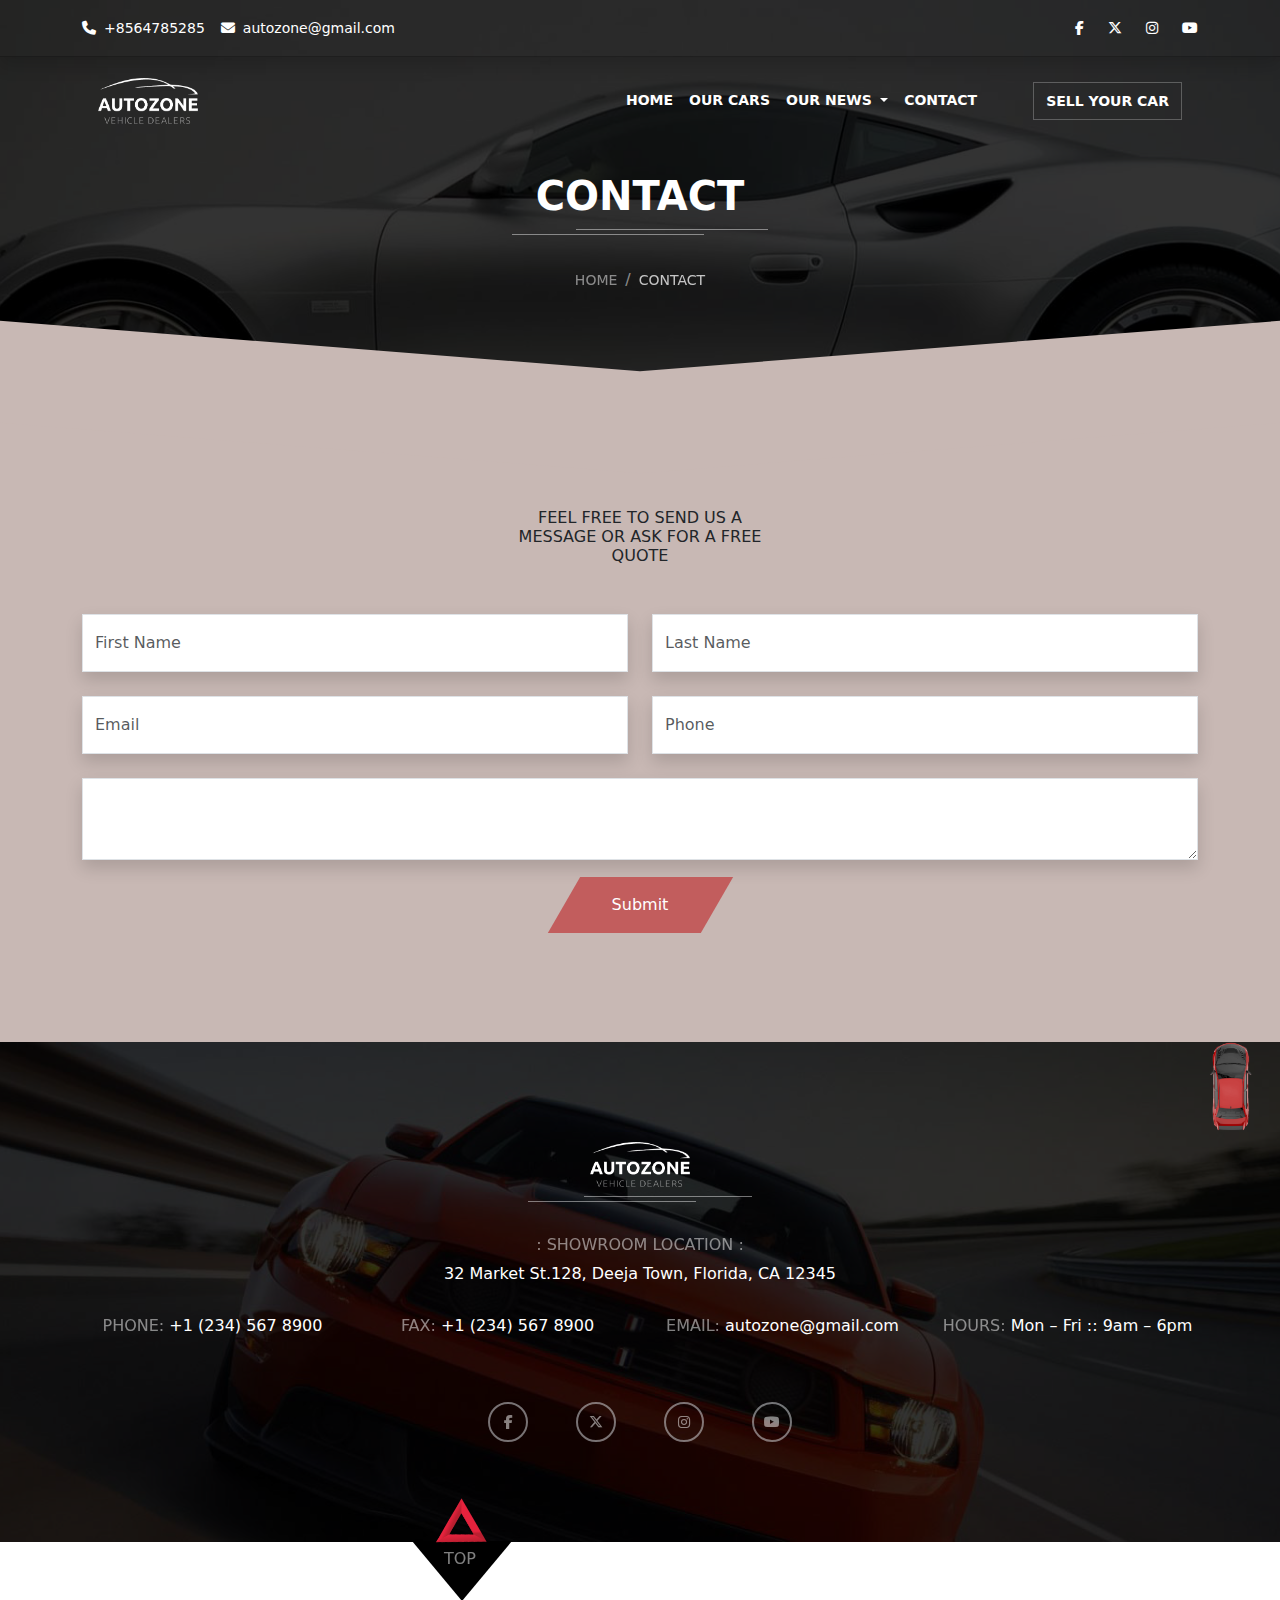
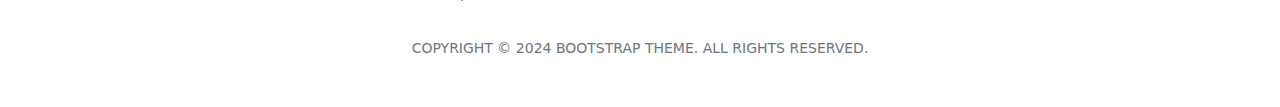
<file: contact.html>
<!DOCTYPE html>
<html lang="en">

<head>
    <meta charset="UTF-8">
    <meta name="viewport" content="width=device-width, initial-scale=1.0">
    <title>AutoZone-Cars</title>
    <!-- bootstrao css link -->
    <link rel="stylesheet" href="./assets/css/bootstrap.min.css">
    <!--style css link -->
    <link rel="stylesheet" href="./assets/css/style.css">
    <!-- fontawesome cdn link -->
    <link rel="stylesheet" href="https://cdnjs.cloudflare.com/ajax/libs/font-awesome/6.6.0/css/all.min.css">
    <!-- swiper slider css link -->
    <link rel="stylesheet" href="./assets/css/swiper-bundle.min.css">
    <!-- AOS css link -->
    <link rel="stylesheet" href="./assets/css/aos.min.css">
    <!-- fav icon link -->
    <link rel="icon" href="./assets/images/car.png">
</head>

<body>
    <!-- loader -->
    <div id="loader-wrapper" class="">
        <div class="loader">
            <div class="line"></div>
            <div class="line"></div>
            <div class="line"></div>
            <div class="line"></div>
            <div class="line"></div>
            <div class="line"></div>
            <div class="subline"></div>
            <div class="subline"></div>
            <div class="subline"></div>
            <div class="subline"></div>
            <div class="subline"></div>
            <div class="loader-circle-1">
                <div class="loader-circle-2"></div>
            </div>
            <div class="needle"></div>
            <div class="loading">Loading</div>
        </div>
    </div>
    <header class="position-absolute w-100 z-2">
        <!-- sub header -->
        <div class="py-3 px-3 d-flex justify-content-between border-bottom border-black border-opacity-25 shadow"
            id="sub-header">
            <div class="container d-flex justify-content-center justify-content-sm-between">
                <ul class="d-flex gap-3 m-0 p-0">
                    <li class="d-flex align-items-center gap-2 fs-sm text-white c-pointer hover-primary">
                        <span><i class="fa-solid fa-phone"></i></span>+8564785285
                    </li>
                    <li class="d-flex align-items-center gap-2 fs-sm text-white c-pointer hover-primary">
                        <span><i class="fa-solid fa-envelope"></i></span>autozone@gmail.com
                    </li>
                </ul>
                <ul class="m-0 p-0 d-none d-sm-flex align-items-center gap-4">
                    <li class="c-pointer"><span class="fs-sm text-white hover-primary"><i
                                class="fa-brands fa-facebook-f"></i></span>
                    </li>
                    <li class="c-pointer"><span class="fs-sm text-white hover-primary"><i
                                class="fa-brands fa-x-twitter"></i></span>
                    </li>
                    <li class="c-pointer"><span class="fs-sm text-white hover-primary"><i
                                class="fa-brands fa-instagram"></i></span>
                    </li>
                    <li class="c-pointer"><span class="fs-sm text-white hover-primary"><i
                                class="fa-brands fa-youtube"></i></span>
                    </li>
                </ul>
            </div>
        </div>
        <div class="container">
            <!-- main-header -->
            <nav class="navbar navbar-expand-lg justify-content-between align-items-center py-3 px-3">
                <a class="navbar-brand" href="#">
                    <img src="./assets/images/big-logo-b.png" alt="Logo" width="100px"
                        style="filter: invert(1); filter: brightness(100);">
                </a>
                <div class="d-flex align-items-center gap-5">
                    <div class="collapse navbar-collapse" id="navbarSupportedContent">
                        <ul class="navbar-nav align-items-center me-auto mb-2 mb-lg-0">
                            <li class="nav-item">
                                <a class="nav-link fs-sm text-white fw-bold hover-linear" aria-current="page"
                                    href="./index.html">HOME</a>
                            </li>
                            <li class="nav-item">
                                <a class="nav-link fs-sm text-white fw-bold hover-linear" href="./our-cars.html">OUR
                                    CARS</a>
                            </li>
                            <!-- dropdown-news -->
                            <li class="nav-item dropdown">
                                <a class="nav-link dropdown-toggle fs-sm text-white fw-bold hover-linear" href="#"
                                    role="button" data-bs-toggle="dropdown" aria-expanded="false">
                                    OUR NEWS
                                </a>
                                <ul class="dropdown-menu border-0 hero-bg shadow">
                                    <li><a class="dropdown-item" href="./blogs.html">Blogs</a></li>
                                    <li><a class="dropdown-item" href="./testimonial.html">Testimonials</a></li>
                                    <li><a class="dropdown-item" href="#">More...</a></li>
                                </ul>
                            </li>
                            <li class="nav-item">
                                <a class="nav-link fs-sm text-white fw-bold hover-linear"
                                    href="./contact.html">CONTACT</a>
                            </li>
                        </ul>
                    </div>
                    <button class="btn d-none d-sm-block border-white border-opacity-25 rounded-0">
                        <span class="fs-sm text-white fw-bold">SELL YOUR CAR</span>
                    </button>
                    <button class="btn border border-white border-opacity-25 focus-none d-lg-none rounded-0"
                        type="button" data-bs-toggle="offcanvas" data-bs-target="#offcanvasExample"
                        aria-controls="offcanvasExample">
                        <span class="text-white"><i class="fa-solid fa-bars"></i></span>
                    </button>
                </div>
            </nav>
        </div>
        <!-- mobile header -->
        <div class="offcanvas hero-bg offcanvas-start shadow-lg" tabindex="-1" id="offcanvasExample">
            <div class="offcanvas-header d-flex justify-content-between align-items-center">
                <a class="navbar-brand" href="#">
                    <img src="./assets/images/big-logo-b.png" alt="Logo" width="100px"
                        style="filter: invert(1); filter: brightness(100);">
                </a>
                <button type="button" class="border border-white border-opacity-25 rounded-0 btn"
                    data-bs-dismiss="offcanvas" aria-label="Close">
                    <span class="text-white"><i class="fa-solid fa-xmark"></i></span></button>
            </div>
            <div class="offcanvas-body">
                <ul class="m-0 p-0">
                    <li class=" hover-linear c-pointer mb-3 fw-bold">
                        <a class="fs-sm text-white" href="./index.html">HOME</a>
                    </li>
                    <li class="hover-linear c-pointer mb-3 fw-bold">
                        <a class="fs-sm text-start text-white" href="./our-cars.html">OUR CARS</a>
                    </li>
                    <!-- dropdown-news -->
                    <li class="dropdown hover-linear c-pointer mb-3 fw-bold">
                        <a class=" dropdown-toggle fs-sm text-white" href="#" role="button" data-bs-toggle="dropdown"
                            aria-expanded="false">
                            OUR NEWS
                        </a>
                        <ul class="dropdown-menu border-1 border-white hero-bg shadow w-100">
                            <li><a class="dropdown-item text-white" href="./blogs.html">Blogs</a></li>
                            <li><a class="dropdown-item text-white" href="./testimonial.html">Testimonials</a></li>
                            <li>
                                <hr class="dropdown-divider">
                            </li>
                            <li><a class="dropdown-item text-white" href="#">More...</a></li>
                        </ul>
                    </li>
                    <li class=" hover-linear c-pointer mb-3 fw-bold">
                        <a class=" fs-sm text-white" href="./contact.html">CONTACT</a>
                    </li>
                </ul>
                <button class="btn border-white border-opacity-50 rounded-0 mt-5 w-100">
                    <span class="fs-sm text-white fw-bold">SELL YOUR CAR</span>
                </button>
                <ul class="m-0 p-0 d-flex gap-5 justify-content-center mt-5 pt-5">
                    <li class="c-pointer"><span class="text-white hover-primary"><i
                                class="fa-brands fa-facebook-f"></i></span>
                    </li>
                    <li class="c-pointer"><span class="text-white hover-primary"><i
                                class="fa-brands fa-x-twitter"></i></span>
                    </li>
                    <li class="c-pointer"><span class="text-white hover-primary"><i
                                class="fa-brands fa-instagram"></i></span>
                    </li>
                    <li class="c-pointer"><span class="text-white hover-primary"><i
                                class="fa-brands fa-youtube"></i></span>
                    </li>
                </ul>
            </div>
        </div>
    </header>
    <main>
        <section class="our-car-section py-100 position-relative">
            <div class="position-relative z-0">
                <h2 class="text-white text-center fs-1 fw-bold text-uppercase mt-5 pt-4 footer-logo">contact</h2>
            </div>
            <ul class="breadcrumb d-flex justify-content-center mt-5 text-white position-relative z-0">
                <li class="breadcrumb-item">
                    <a href="./index.html" class="text-white fs-sm opacity-50">HOME</a>
                </li>
                <li class="breadcrumb-item">
                    <a href="./contact.html" class="text-white fs-sm opacity-75 text-uppercase active">contact</a>
                </li>
            </ul>
            <div class="block-cream position-relative"></div>
        </section>
        <section class="py-100 bg-cream">
            <div class="container">
                <div class="col-lg-3 col-md-4 col-12 m-auto">
                    <h6 class="text-center mb-5 m-auto">FEEL FREE TO SEND US A MESSAGE
                        OR ASK FOR A FREE QUOTE
                    </h6>
                </div>
                <form action="#">
                    <div class="row gy-4">
                        <div class="col-sm-6">
                            <div class="shadow">
                                <input type="text" class="form-control py-3 rounded-0 focus-ring focus-ring-danger"
                                    id="exampleInputEmail1" aria-describedby="emailHelp" required
                                    placeholder="First Name">
                            </div>
                        </div>
                        <div class="col-sm-6">
                            <div class="shadow">
                                <input type="text" class="form-control py-3 rounded-0 focus-ring focus-ring-danger"
                                    id="exampleInputEmail1" aria-describedby="emailHelp" required
                                    placeholder="Last Name">
                            </div>
                        </div>
                        <div class="col-sm-6">
                            <div class="shadow">
                                <input type="email" class="form-control py-3 rounded-0 focus-ring focus-ring-danger"
                                    id="exampleInputEmail1" aria-describedby="emailHelp" required placeholder="Email">
                            </div>
                        </div>
                        <div class="col-sm-6">
                            <div class="shadow">
                                <input type="number" class="form-control py-3 rounded-0 focus-ring focus-ring-danger"
                                    id="exampleInputEmail1" aria-describedby="emailHelp" required placeholder="Phone">
                            </div>
                        </div>
                        <div class="col-12">
                            <div class="shadow">
                                <textarea name="messages" id=""
                                    class="form-control rounded-0 focus-ring focus-ring-danger py-3"
                                    placeholder="Messages*">
                                </textarea>
                            </div>
                        </div>
                        <a href="#" class="text-center"><button type="submit"
                                class="skew-btn focus-ring focus-ring-success text-white py-2 pt-2 pb-4 px-5 btn z-0 position-relative">Submit</button></a>
                    </div>
                </form>
            </div>
        </section>
    </main>
    <footer class="">
        <!-- main footer -->
        <div class="py-100 bg-footer position-relative">
            <div class="container position-relative z-1">
                <a class="navbar-brand d-flex justify-content-center footer-logo position-relative" href="#">
                    <img src="./assets/images/big-logo-b.png" alt="Logo" width="100px"
                        style="filter: invert(1); filter: brightness(100);">
                </a>
                <h6 class="text-white opacity-50 mt-5 text-center">: SHOWROOM LOCATION :</h6>
                <p class="text-white text-center">32 Market St.128, Deeja Town, Florida, CA 12345</p>
                <div class="row mt-4 gy-1">
                    <!-- contact -->
                    <div class="col-lg-3">
                        <div>
                            <p class="text-white text-center"><span class="opacity-50">PHONE:</span> +1 (234) 567 8900
                            </p>
                        </div>
                    </div>
                    <!-- fax -->
                    <div class="col-lg-3">
                        <div>
                            <p class="text-white text-center"><span class="opacity-50">FAX:</span> +1 (234) 567 8900</p>
                        </div>
                    </div>
                    <!-- email -->
                    <div class="col-lg-3">
                        <div>
                            <p class="text-white text-center"><span class="opacity-50">EMAIL:</span> autozone@gmail.com
                            </p>
                        </div>
                    </div>
                    <!-- hours -->
                    <div class="col-lg-3">
                        <div>
                            <p class="text-white text-center"><span class="opacity-50">HOURS:</span> Mon – Fri :: 9am –
                                6pm
                            </p>
                        </div>
                    </div>
                </div>
                <ul class="m-0 p-0 d-flex mt-5 align-items-center justify-content-center gap-5">
                    <li
                        class="c-pointer footer-icon border border-2 opacity-50 d-flex justify-content-center align-items-center rounded-circle">
                        <span class="fs-sm text-white hover-primary">
                            <i class="fa-brands fa-facebook-f"></i>
                        </span>
                    </li>
                    <li
                        class="c-pointer footer-icon border border-2 opacity-50 d-flex justify-content-center align-items-center rounded-circle">
                        <span class="fs-sm text-white hover-primary">
                            <i class="fa-brands fa-x-twitter"></i>
                        </span>
                    </li>
                    <li
                        class="c-pointer footer-icon border border-2 opacity-50 d-flex justify-content-center align-items-center rounded-circle">
                        <span class="fs-sm text-white hover-primary">
                            <i class="fa-brands fa-instagram"></i>
                        </span>
                    </li>
                    <li
                        class="c-pointer footer-icon border border-2 opacity-50 d-flex justify-content-center align-items-center rounded-circle">
                        <span class="fs-sm text-white hover-primary">
                            <i class="fa-brands fa-youtube"></i>
                        </span>
                    </li>
                </ul>
            </div>
        </div>
        <!-- sub footer -->
        <div class="bg-white py-5 position-relative z-1 mt-5">
            <div class="triangle position-absolute d-flex justify-content-center">
                <div class="position-relative c-pointer" id="top-btn">
                    <img src="./assets/images/triangle.png" width="50px" class="triangle-2">
                    <p class="top-btn text-white position-absolute opacity-50">TOP</p>
                </div>
            </div>
            <p class="text-center text-uppercase text-secondary fs-sm m-0 px-5">Copyright © 2024 Bootstrap Theme. All
                Rights Reserved.
            </p>
            <span id="scrolltop-btn" class="display-none">
                <img src="./assets/images/hover-car.png" alt="car image" width="100" class="car-img position-relative">
            </span>
        </div>
    </footer>


    <!-- bootstrap bundle js link -->
    <script src="./assets/js/bootstrap.bundle.min.js"></script>
    <!-- bootstrap popper js link -->
    <script src="./assets/js/popper.min.js"></script>
    <script>
        const tooltipTriggerList = document.querySelectorAll('[data-bs-toggle="tooltip"]')
        const tooltipList = [...tooltipTriggerList].map(tooltipTriggerEl => new bootstrap.Tooltip(tooltipTriggerEl))
    </script>
    <!-- jquery js link -->
    <script src="./assets/js/jquery-3.7.1.min.js"></script>
    <script>
        $(document).ready(function () {
            // for 3d car image
            $("#img-range").on("input", function () {
                imgId = $(this).val();
                $("#car-img").attr('src', `./assets/images/360 img/${imgId}.png`);
            })
            // for accordion
            $('.acc-title').on('click', function () {
                $clicked = $(this).next('.acc-body');
                $clicked.slideToggle(500);
                $('.acc-body').not($clicked).slideUp();
            })
            // scroll top
            $('#top-btn').on('click', function () {
                $('html').animate({ scrollTop: 0 }, 'smooth');
            })
            $('#scrolltop-btn').on('click', function () {
                $('html').animate({ scrollTop: 0 }, 'smooth');
            })
            // sticky header
            $(window).scroll(function () {
                // Check the scroll position
                if ($(this).scrollTop() > 100) {
                    // Add 'sticky' class and set position to absolute
                    $('header').removeClass('position-absolute')
                    $('header').addClass('sticky-top')
                    $('header').addClass('hero-bg')
                    $('header').addClass('shadow')
                    $('#sub-header').addClass('d-none')
                } else {
                    // Remove 'sticky' class and set position to absolute
                    $('header').addClass('position-absolute')
                    $('header').removeClass('sticky-top')
                    $('header').removeClass('hero-bg')
                    $('header').removeClass('shadow')
                    $('#sub-header').removeClass('d-none')
                }
                if ($(window).scrollTop() > 150) {
                    $('#scrolltop-btn').addClass('translate-top');
                } else {
                    $('#scrolltop-btn').removeClass('translate-top');
                }
            });
        });
        $(window).on('load', function () {
            // Add a class to the body to hide the preloader
            $('#loader-wrapper').fadeOut();
        });
    </script>
    <!-- swiper slider js link -->
    <script src="./assets/js/swiper-bundle.min.js"></script>
    <script>
        var swiper = new Swiper(".mySwiper", {
            autoplay: {
                disableOnInteraction: false,
            },
            freeMode: true,
            loop: true,
            speed: 1500,
        });
    </script>
    <!-- AOS Js script -->
    <script src="./assets/js/aos.bundle.js"></script>
    <script>
        AOS.init();
    </script>
</body>

</html>
</file>
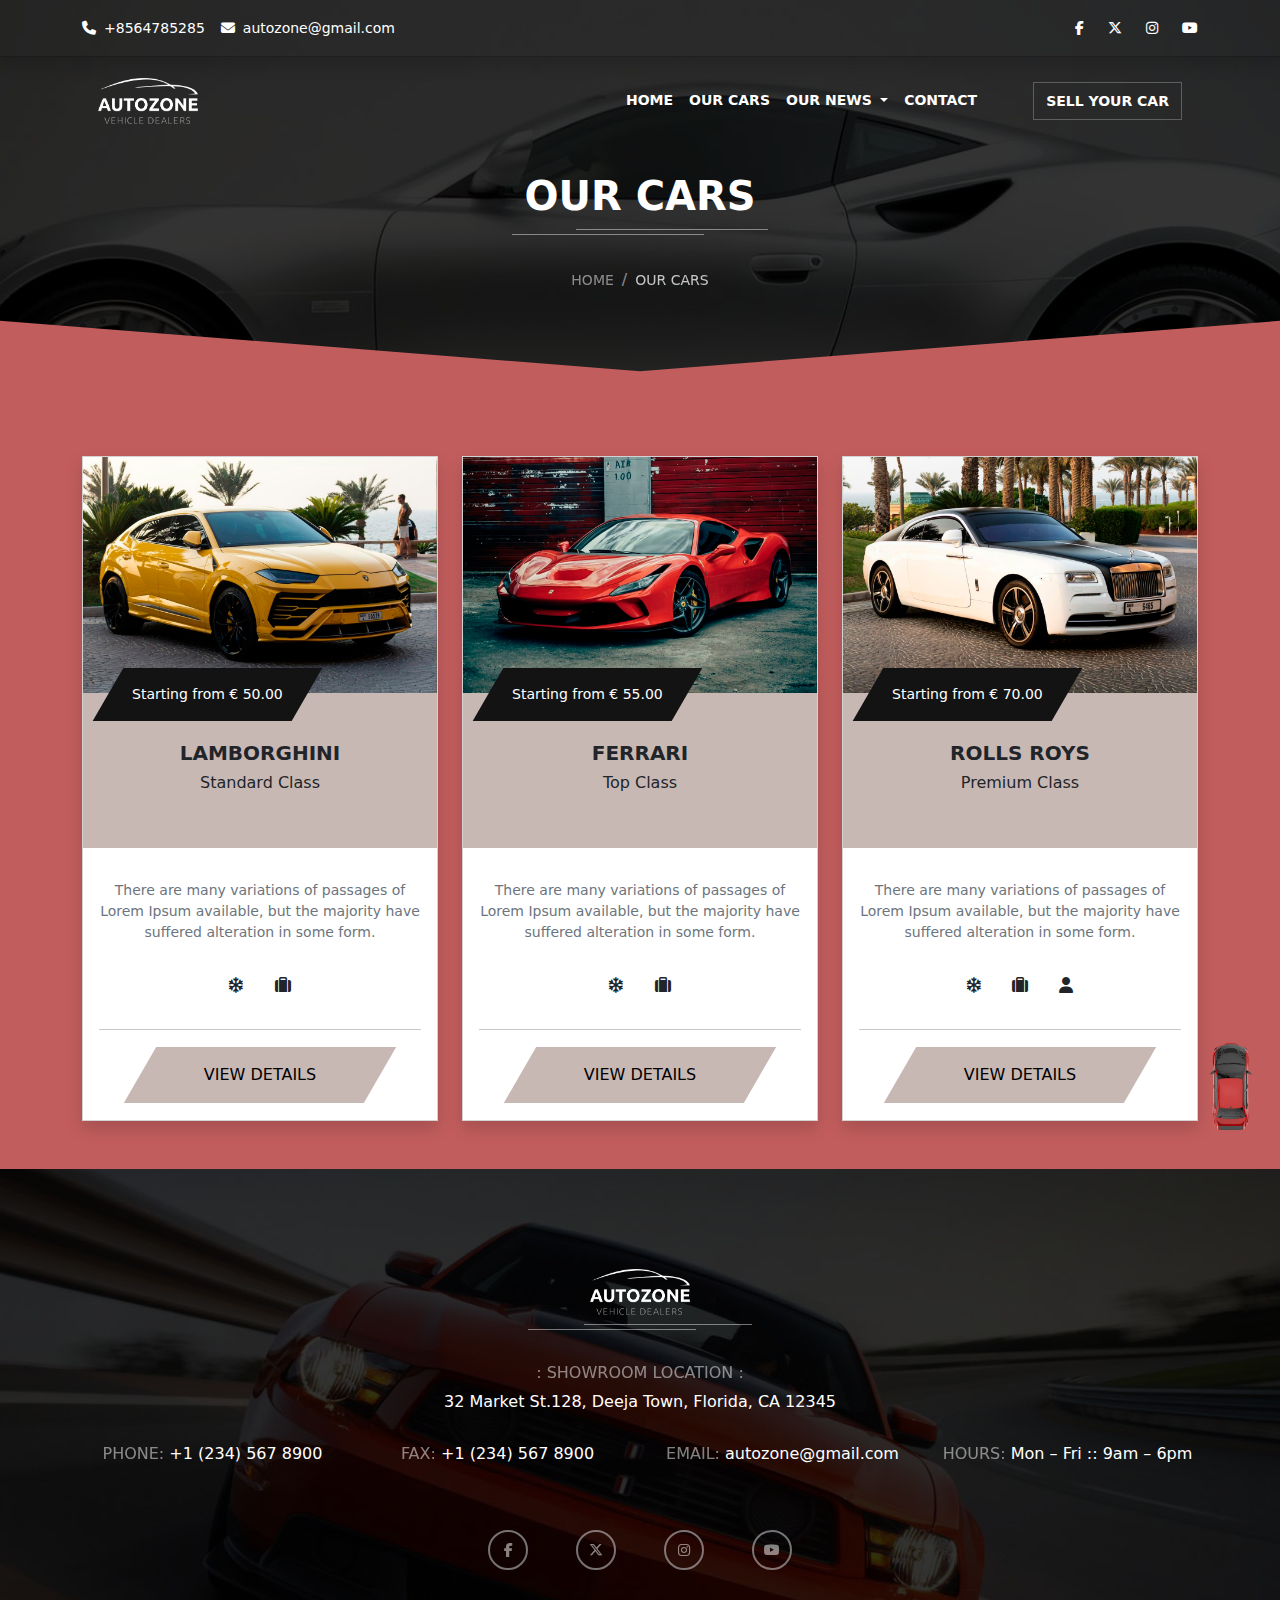
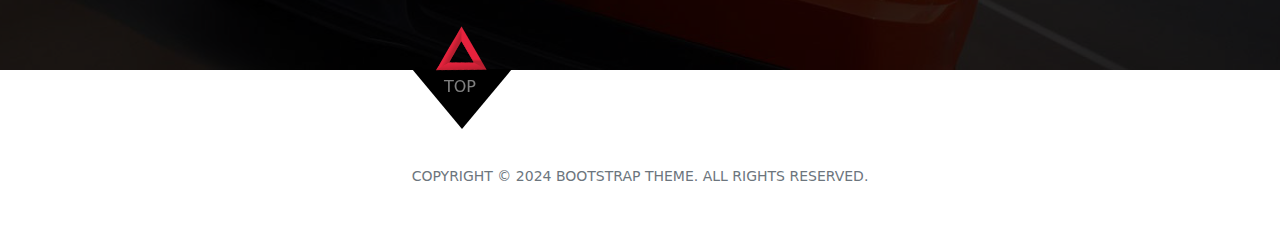
<file: our-cars.html>
<!DOCTYPE html>
<html lang="en">

<head>
    <meta charset="UTF-8">
    <meta name="viewport" content="width=device-width, initial-scale=1.0">
    <title>AutoZone-Cars</title>
    <!-- bootstrao css link -->
    <link rel="stylesheet" href="./assets/css/bootstrap.min.css">
    <!--style css link -->
    <link rel="stylesheet" href="./assets/css/style.css">
    <!-- fontawesome cdn link -->
    <link rel="stylesheet" href="https://cdnjs.cloudflare.com/ajax/libs/font-awesome/6.6.0/css/all.min.css">
    <!-- swiper slider css link -->
    <link rel="stylesheet" href="./assets/css/swiper-bundle.min.css">
    <!-- AOS css link -->
    <link rel="stylesheet" href="./assets/css/aos.min.css">
    <!-- fav icon link -->
    <link rel="icon" href="./assets/images/car.png">
</head>

<body>
    <!-- loader -->
    <div id="loader-wrapper" class="">
        <div class="loader">
            <div class="line"></div>
            <div class="line"></div>
            <div class="line"></div>
            <div class="line"></div>
            <div class="line"></div>
            <div class="line"></div>
            <div class="subline"></div>
            <div class="subline"></div>
            <div class="subline"></div>
            <div class="subline"></div>
            <div class="subline"></div>
            <div class="loader-circle-1">
                <div class="loader-circle-2"></div>
            </div>
            <div class="needle"></div>
            <div class="loading">Loading</div>
        </div>
    </div>
    <header class="position-absolute w-100 z-2">
        <!-- sub header -->
        <div class="py-3 px-3 d-flex justify-content-between border-bottom border-black border-opacity-25 shadow"
            id="sub-header">
            <div class="container d-flex justify-content-center justify-content-sm-between">
                <ul class="d-flex gap-3 m-0 p-0">
                    <li class="d-flex align-items-center gap-2 fs-sm text-white c-pointer hover-primary">
                        <span><i class="fa-solid fa-phone"></i></span>+8564785285
                    </li>
                    <li class="d-flex align-items-center gap-2 fs-sm text-white c-pointer hover-primary">
                        <span><i class="fa-solid fa-envelope"></i></span>autozone@gmail.com
                    </li>
                </ul>
                <ul class="m-0 p-0 d-none d-sm-flex align-items-center gap-4">
                    <li class="c-pointer"><span class="fs-sm text-white hover-primary"><i
                                class="fa-brands fa-facebook-f"></i></span>
                    </li>
                    <li class="c-pointer"><span class="fs-sm text-white hover-primary"><i
                                class="fa-brands fa-x-twitter"></i></span>
                    </li>
                    <li class="c-pointer"><span class="fs-sm text-white hover-primary"><i
                                class="fa-brands fa-instagram"></i></span>
                    </li>
                    <li class="c-pointer"><span class="fs-sm text-white hover-primary"><i
                                class="fa-brands fa-youtube"></i></span>
                    </li>
                </ul>
            </div>
        </div>
        <div class="container">
            <!-- main-header -->
            <nav class="navbar navbar-expand-lg justify-content-between align-items-center py-3 px-3">
                <a class="navbar-brand" href="#">
                    <img src="./assets/images/big-logo-b.png" alt="Logo" width="100px"
                        style="filter: invert(1); filter: brightness(100);">
                </a>
                <div class="d-flex align-items-center gap-5">
                    <div class="collapse navbar-collapse" id="navbarSupportedContent">
                        <ul class="navbar-nav align-items-center me-auto mb-2 mb-lg-0">
                            <li class="nav-item">
                                <a class="nav-link fs-sm text-white fw-bold hover-linear" aria-current="page"
                                    href="./index.html">HOME</a>
                            </li>
                            <li class="nav-item">
                                <a class="nav-link fs-sm text-white fw-bold hover-linear" href="./our-cars.html">OUR
                                    CARS</a>
                            </li>
                            <!-- dropdown-news -->
                            <li class="nav-item dropdown">
                                <a class="nav-link dropdown-toggle fs-sm text-white fw-bold hover-linear" href="#"
                                    role="button" data-bs-toggle="dropdown" aria-expanded="false">
                                    OUR NEWS
                                </a>
                                <ul class="dropdown-menu border-0 hero-bg shadow">
                                    <li><a class="dropdown-item" href="./blogs.html">Blogs</a></li>
                                    <li><a class="dropdown-item" href="./testimonial.html">Testimonials</a></li>
                                    <li><a class="dropdown-item" href="#">More...</a></li>
                                </ul>
                            </li>
                            <li class="nav-item">
                                <a class="nav-link fs-sm text-white fw-bold hover-linear"
                                    href="./contact.html">CONTACT</a>
                            </li>
                        </ul>
                    </div>
                    <button class="btn d-none d-sm-block border-white border-opacity-25 rounded-0">
                        <span class="fs-sm text-white fw-bold">SELL YOUR CAR</span>
                    </button>
                    <button class="btn border border-white border-opacity-25 focus-none d-lg-none rounded-0"
                        type="button" data-bs-toggle="offcanvas" data-bs-target="#offcanvasExample"
                        aria-controls="offcanvasExample">
                        <span class="text-white"><i class="fa-solid fa-bars"></i></span>
                    </button>
                </div>
            </nav>
        </div>
        <!-- mobile header -->
        <div class="offcanvas hero-bg offcanvas-start shadow-lg" tabindex="-1" id="offcanvasExample">
            <div class="offcanvas-header d-flex justify-content-between align-items-center">
                <a class="navbar-brand" href="#">
                    <img src="./assets/images/big-logo-b.png" alt="Logo" width="100px"
                        style="filter: invert(1); filter: brightness(100);">
                </a>
                <button type="button" class="border border-white border-opacity-25 rounded-0 btn"
                    data-bs-dismiss="offcanvas" aria-label="Close">
                    <span class="text-white"><i class="fa-solid fa-xmark"></i></span></button>
            </div>
            <div class="offcanvas-body">
                <ul class="m-0 p-0">
                    <li class=" hover-linear c-pointer mb-3 fw-bold">
                        <a class="fs-sm text-white" href="./index.html">HOME</a>
                    </li>
                    <li class="hover-linear c-pointer mb-3 fw-bold">
                        <a class="fs-sm text-start text-white" href="./our-cars.html">OUR CARS</a>
                    </li>
                    <!-- dropdown-news -->
                    <li class="dropdown hover-linear c-pointer mb-3 fw-bold">
                        <a class=" dropdown-toggle fs-sm text-white" href="#" role="button" data-bs-toggle="dropdown"
                            aria-expanded="false">
                            OUR NEWS
                        </a>
                        <ul class="dropdown-menu border-1 border-white hero-bg shadow w-100">
                            <li><a class="dropdown-item text-white" href="./blogs.html">Blogs</a></li>
                            <li><a class="dropdown-item text-white" href="./testimonial.html">Testimonials</a></li>
                            <li>
                                <hr class="dropdown-divider">
                            </li>
                            <li><a class="dropdown-item text-white" href="#">More...</a></li>
                        </ul>
                    </li>
                    <li class=" hover-linear c-pointer mb-3 fw-bold">
                        <a class=" fs-sm text-white" href="./contact.html">CONTACT</a>
                    </li>
                </ul>
                <button class="btn border-white border-opacity-50 rounded-0 mt-5 w-100">
                    <span class="fs-sm text-white fw-bold">SELL YOUR CAR</span>
                </button>
                <ul class="m-0 p-0 d-flex gap-5 justify-content-center mt-5 pt-5">
                    <li class="c-pointer"><span class="text-white hover-primary"><i
                                class="fa-brands fa-facebook-f"></i></span>
                    </li>
                    <li class="c-pointer"><span class="text-white hover-primary"><i
                                class="fa-brands fa-x-twitter"></i></span>
                    </li>
                    <li class="c-pointer"><span class="text-white hover-primary"><i
                                class="fa-brands fa-instagram"></i></span>
                    </li>
                    <li class="c-pointer"><span class="text-white hover-primary"><i
                                class="fa-brands fa-youtube"></i></span>
                    </li>
                </ul>
            </div>
        </div>
    </header>
    <main>
        <section class="our-car-section py-100 position-relative">
            <div class="position-relative z-0">
                <h2 class="text-white text-center fs-1 fw-bold text-uppercase mt-5 pt-4 footer-logo">our cars</h2>
            </div>
            <ul class="breadcrumb d-flex justify-content-center mt-5 text-white position-relative z-0">
                <li class="breadcrumb-item">
                    <a href="./index.html" class="text-white fs-sm opacity-50">HOME</a>
                </li>
                <li class="breadcrumb-item active">
                    <a href="./our-cars.html" class="text-white fs-sm opacity-75">OUR CARS</a>
                </li>
            </ul>
            <div class="block position-relative"></div>
        </section>
        <section class="py-5 bg-primary">
            <div class="container">
                <div class="row gy-3">
                    <!-- card 1 -->
                    <div class="col-lg-4">
                        <div class="card shadow rounded-0">
                            <div>
                                <div class="overflow-hidden">
                                    <img src="./assets/images/lambo.jpg" alt="image" class="img-fluid">
                                </div>
                            </div>
                            <div class="card-title p-5 bg-cream position-relative">
                                <div class="position-absolute w-100 label-position">
                                    <span class="text-white d-flex py-3 px-4 position-absolute mileage-label fs-sm">
                                        <span class="position-relative z-1">
                                            Starting from
                                            € 50.00
                                        </span>
                                    </span>
                                </div>
                                <h5 class="text-center text-dark fw-bold">LAMBORGHINI</h5>
                                <h6 class="text-center text-dark">Standard Class</h6>
                            </div>
                            <div class="card-body">
                                <p class="text-center fs-sm text-secondary m-0 mt-2">
                                    There are many variations of passages of Lorem Ipsum available, but the majority
                                    have suffered alteration in some form.
                                </p>
                                <div class="text-center my-4">
                                    <button type="button" class="btn" data-bs-toggle="tooltip"
                                        data-bs-placement="bottom" data-bs-title="A / C">
                                        <span><i class="fa-regular fa-snowflake"></i></span>
                                    </button>
                                    <button type="button" class="btn" data-bs-toggle="tooltip"
                                        data-bs-placement="bottom" data-bs-title="3x Luggage">
                                        <span><i class="fa-solid fa-suitcase"></i></span>
                                    </button>
                                </div>
                                <hr>
                                <div class="text-center">
                                    <button class="btn position-relative detail-btn py-3 w-75">
                                        <span class="text-black position-relative z-0">VIEW DETAILS</span>
                                    </button>
                                </div>
                            </div>
                        </div>
                    </div>
                    <!-- card 2 -->
                    <div class="col-lg-4">
                        <div class="card shadow rounded-0">
                            <div>
                                <div class="overflow-hidden">
                                    <img src="./assets/images/ferrari.jpg" alt="image" class="img-fluid">
                                </div>
                            </div>
                            <div class="card-title p-5 bg-cream position-relative">
                                <div class="position-absolute w-100 label-position">
                                    <span class="text-white d-flex py-3 px-4 position-absolute mileage-label fs-sm">
                                        <span class="position-relative z-1">
                                            Starting from
                                            € 55.00</span>
                                    </span>
                                </div>
                                <h5 class="text-center text-dark fw-bold">FERRARI</h5>
                                <h6 class="text-center text-dark">Top Class</h6>
                            </div>
                            <div class="card-body">
                                <p class="text-center fs-sm text-secondary m-0 mt-2">
                                    There are many variations of passages of Lorem Ipsum available, but the majority
                                    have suffered alteration in some form.
                                </p>
                                <div class="text-center my-4">
                                    <button type="button" class="btn" data-bs-toggle="tooltip"
                                        data-bs-placement="bottom" data-bs-title="A / C">
                                        <span><i class="fa-regular fa-snowflake"></i></span>
                                    </button>
                                    <button type="button" class="btn" data-bs-toggle="tooltip"
                                        data-bs-placement="bottom" data-bs-title="2x Luggage">
                                        <span><i class="fa-solid fa-suitcase"></i></span>
                                    </button>
                                </div>
                                <hr>
                                <div class="text-center">
                                    <button class="btn position-relative detail-btn py-3 w-75">
                                        <span class="text-black position-relative z-0">VIEW DETAILS</span>
                                    </button>
                                </div>
                            </div>
                        </div>
                    </div>
                    <!-- card 3 -->
                    <div class="col-lg-4">
                        <div class="card shadow rounded-0">
                            <div>
                                <div class="overflow-hidden">
                                    <img src="./assets/images/RR.jpg" alt="image" class="img-fluid">
                                </div>
                            </div>
                            <div class="card-title p-5 bg-cream position-relative">
                                <div class="position-absolute w-100 label-position">
                                    <span class="text-white d-flex py-3 px-4 position-absolute mileage-label fs-sm">
                                        <span class="position-relative z-1">
                                            Starting from
                                            € 70.00
                                        </span>
                                    </span>
                                </div>
                                <h5 class="text-center text-dark fw-bold">ROLLS ROYS</h5>
                                <h6 class="text-center text-dark">Premium Class</h6>
                            </div>
                            <div class="card-body">
                                <p class="text-center fs-sm text-secondary m-0 mt-2">
                                    There are many variations of passages of Lorem Ipsum available, but the majority
                                    have suffered alteration in some form.
                                </p>
                                <div class="text-center my-4">
                                    <button type="button" class="btn" data-bs-toggle="tooltip"
                                        data-bs-placement="bottom" data-bs-title="A / C">
                                        <span><i class="fa-regular fa-snowflake"></i></span>
                                    </button>
                                    <button type="button" class="btn" data-bs-toggle="tooltip"
                                        data-bs-placement="bottom" data-bs-title="4x Luggage">
                                        <span><i class="fa-solid fa-suitcase"></i></i></span>
                                    </button>
                                    <button type="button" class="btn" data-bs-toggle="tooltip"
                                        data-bs-placement="bottom" data-bs-title="Extra Passenger">
                                        <span><i class="fa-solid fa-user"></i></span>
                                    </button>
                                </div>
                                <hr>
                                <div class="text-center">
                                    <button class="btn position-relative detail-btn py-3 w-75">
                                        <span class="text-black position-relative z-0">VIEW DETAILS</span>
                                    </button>
                                </div>
                            </div>
                        </div>
                    </div>
                </div>
            </div>
        </section>
    </main>
    <footer class="">
        <!-- main footer -->
        <div class="py-100 bg-footer position-relative">
            <div class="container position-relative z-1">
                <a class="navbar-brand d-flex justify-content-center footer-logo position-relative" href="#">
                    <img src="./assets/images/big-logo-b.png" alt="Logo" width="100px"
                        style="filter: invert(1); filter: brightness(100);">
                </a>
                <h6 class="text-white opacity-50 mt-5 text-center">: SHOWROOM LOCATION :</h6>
                <p class="text-white text-center">32 Market St.128, Deeja Town, Florida, CA 12345</p>
                <div class="row mt-4 gy-1">
                    <!-- contact -->
                    <div class="col-lg-3">
                        <div>
                            <p class="text-white text-center"><span class="opacity-50">PHONE:</span> +1 (234) 567 8900
                            </p>
                        </div>
                    </div>
                    <!-- fax -->
                    <div class="col-lg-3">
                        <div>
                            <p class="text-white text-center"><span class="opacity-50">FAX:</span> +1 (234) 567 8900</p>
                        </div>
                    </div>
                    <!-- email -->
                    <div class="col-lg-3">
                        <div>
                            <p class="text-white text-center"><span class="opacity-50">EMAIL:</span> autozone@gmail.com
                            </p>
                        </div>
                    </div>
                    <!-- hours -->
                    <div class="col-lg-3">
                        <div>
                            <p class="text-white text-center"><span class="opacity-50">HOURS:</span> Mon – Fri :: 9am –
                                6pm
                            </p>
                        </div>
                    </div>
                </div>
                <ul class="m-0 p-0 d-flex mt-5 align-items-center justify-content-center gap-5">
                    <li
                        class="c-pointer footer-icon border border-2 opacity-50 d-flex justify-content-center align-items-center rounded-circle">
                        <span class="fs-sm text-white hover-primary">
                            <i class="fa-brands fa-facebook-f"></i>
                        </span>
                    </li>
                    <li
                        class="c-pointer footer-icon border border-2 opacity-50 d-flex justify-content-center align-items-center rounded-circle">
                        <span class="fs-sm text-white hover-primary">
                            <i class="fa-brands fa-x-twitter"></i>
                        </span>
                    </li>
                    <li
                        class="c-pointer footer-icon border border-2 opacity-50 d-flex justify-content-center align-items-center rounded-circle">
                        <span class="fs-sm text-white hover-primary">
                            <i class="fa-brands fa-instagram"></i>
                        </span>
                    </li>
                    <li
                        class="c-pointer footer-icon border border-2 opacity-50 d-flex justify-content-center align-items-center rounded-circle">
                        <span class="fs-sm text-white hover-primary">
                            <i class="fa-brands fa-youtube"></i>
                        </span>
                    </li>
                </ul>
            </div>
        </div>
        <!-- sub footer -->
        <div class="bg-white py-5 position-relative z-1 mt-5">
            <div class="triangle position-absolute d-flex justify-content-center">
                <div class="position-relative c-pointer" id="top-btn">
                    <img src="./assets/images/triangle.png" width="50px" class="triangle-2">
                    <p class="top-btn text-white position-absolute opacity-50">TOP</p>
                </div>
            </div>
            <p class="text-center text-uppercase text-secondary fs-sm m-0 px-5">Copyright © 2024 Bootstrap Theme. All
                Rights Reserved.
            </p>
            <span id="scrolltop-btn" class="display-none">
                <img src="./assets/images/hover-car.png" alt="car image" width="100" class="car-img position-relative">
            </span>
        </div>
    </footer>


    <!-- bootstrap bundle js link -->
    <script src="./assets/js/bootstrap.bundle.min.js"></script>
    <!-- bootstrap popper js link -->
    <script src="./assets/js/popper.min.js"></script>
    <script>
        const tooltipTriggerList = document.querySelectorAll('[data-bs-toggle="tooltip"]')
        const tooltipList = [...tooltipTriggerList].map(tooltipTriggerEl => new bootstrap.Tooltip(tooltipTriggerEl))
    </script>
    <!-- jquery js link -->
    <script src="./assets/js/jquery-3.7.1.min.js"></script>
    <script>
        $(document).ready(function () {
            // for 3d car image
            $("#img-range").on("input", function () {
                imgId = $(this).val();
                $("#car-img").attr('src', `./assets/images/360 img/${imgId}.png`);
            })
            // for accordion
            $('.acc-title').on('click', function () {
                $clicked = $(this).next('.acc-body');
                $clicked.slideToggle(500);
                $('.acc-body').not($clicked).slideUp();
            })
            // scroll top
            $('#top-btn').on('click', function () {
                $('html').animate({ scrollTop: 0 }, 'smooth');
            })
            $('#scrolltop-btn').on('click', function () {
                $('html').animate({ scrollTop: 0 }, 'smooth');
            })
            // sticky header
            $(window).scroll(function () {
                // Check the scroll position
                if ($(this).scrollTop() > 100) {
                    // Add 'sticky' class and set position to absolute
                    $('header').removeClass('position-absolute')
                    $('header').addClass('sticky-top')
                    $('header').addClass('hero-bg')
                    $('header').addClass('shadow')
                    $('#sub-header').addClass('d-none')
                } else {
                    // Remove 'sticky' class and set position to absolute
                    $('header').addClass('position-absolute')
                    $('header').removeClass('sticky-top')
                    $('header').removeClass('hero-bg')
                    $('header').removeClass('shadow')
                    $('#sub-header').removeClass('d-none')
                }
                if ($(window).scrollTop() > 150) {
                    $('#scrolltop-btn').addClass('translate-top');
                } else {
                    $('#scrolltop-btn').removeClass('translate-top');
                }
            });
        });
        $(window).on('load', function () {
            // Add a class to the body to hide the preloader
            $('#loader-wrapper').fadeOut();
        });
    </script>
    <!-- swiper slider js link -->
    <script src="./assets/js/swiper-bundle.min.js"></script>
    <script>
        var swiper = new Swiper(".mySwiper", {
            autoplay: {
                disableOnInteraction: false,
            },
            freeMode: true,
            loop: true,
            speed: 1500,
        });
    </script>
    <!-- AOS Js script -->
    <script src="./assets/js/aos.bundle.js"></script>
    <script>
        AOS.init();
    </script>
</body>

</html>
</file>
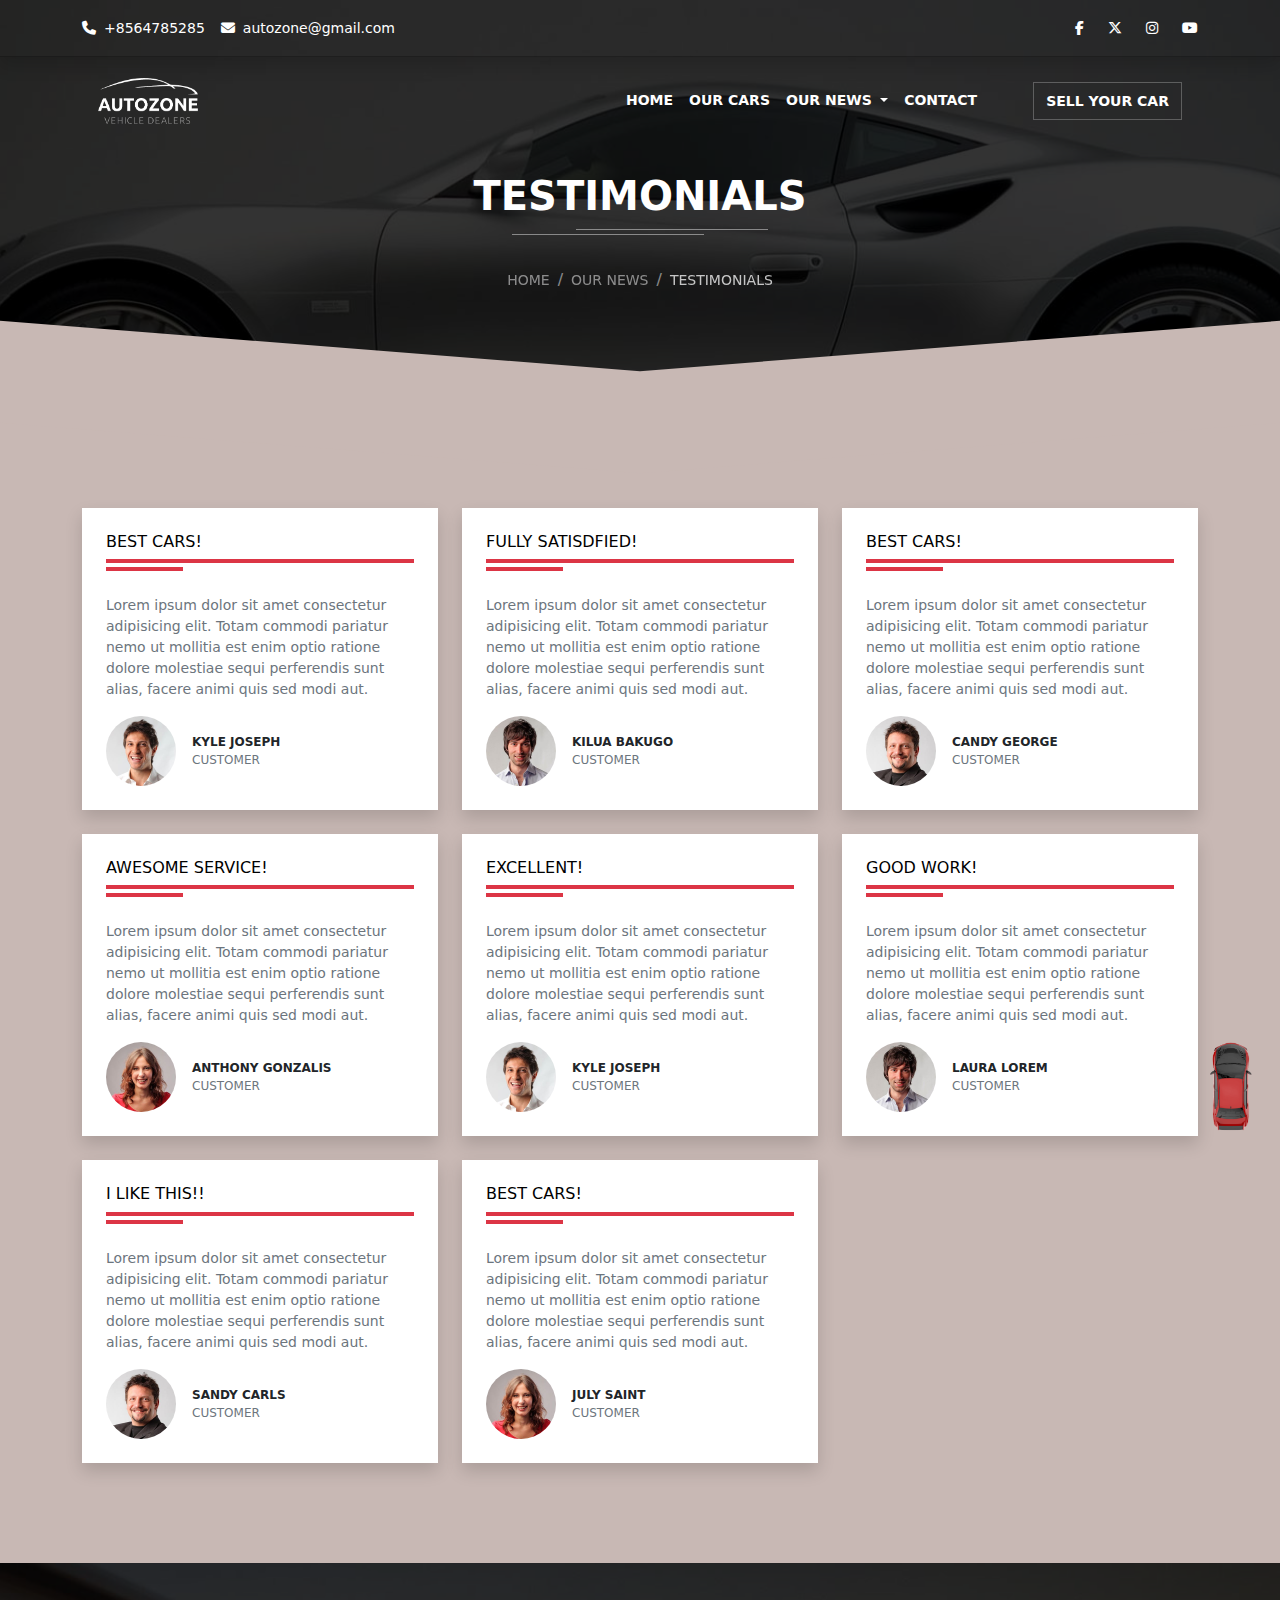
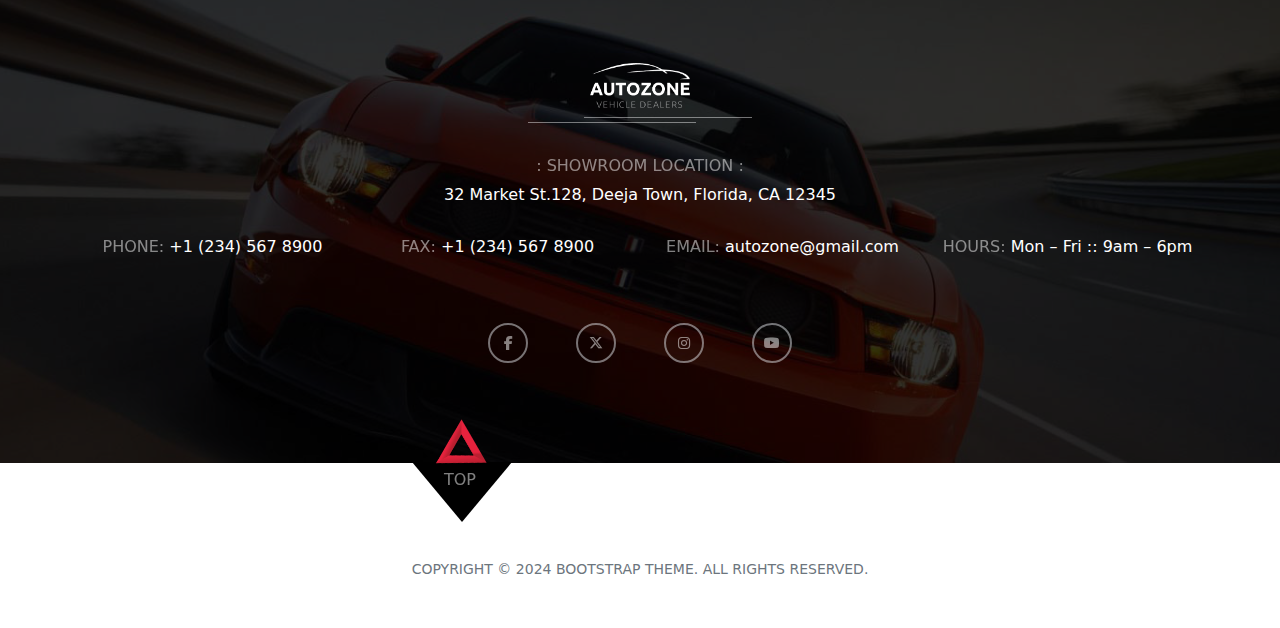
<file: testimonial.html>
<!DOCTYPE html>
<html lang="en">

<head>
    <meta charset="UTF-8">
    <meta name="viewport" content="width=device-width, initial-scale=1.0">
    <title>AutoZone-Cars</title>
    <!-- bootstrao css link -->
    <link rel="stylesheet" href="./assets/css/bootstrap.min.css">
    <!--style css link -->
    <link rel="stylesheet" href="./assets/css/style.css">
    <!-- fontawesome cdn link -->
    <link rel="stylesheet" href="https://cdnjs.cloudflare.com/ajax/libs/font-awesome/6.6.0/css/all.min.css">
    <!-- swiper slider css link -->
    <link rel="stylesheet" href="./assets/css/swiper-bundle.min.css">
    <!-- AOS css link -->
    <link rel="stylesheet" href="./assets/css/aos.min.css">
    <!-- fav icon link -->
    <link rel="icon" href="./assets/images/car.png">
</head>

<body>
    <!-- loader -->
    <div id="loader-wrapper" class="">
        <div class="loader">
            <div class="line"></div>
            <div class="line"></div>
            <div class="line"></div>
            <div class="line"></div>
            <div class="line"></div>
            <div class="line"></div>
            <div class="subline"></div>
            <div class="subline"></div>
            <div class="subline"></div>
            <div class="subline"></div>
            <div class="subline"></div>
            <div class="loader-circle-1">
                <div class="loader-circle-2"></div>
            </div>
            <div class="needle"></div>
            <div class="loading">Loading</div>
        </div>
    </div>
    <header class="position-absolute w-100 z-2">
        <!-- sub header -->
        <div class="py-3 px-3 d-flex justify-content-between border-bottom border-black border-opacity-25 shadow"
            id="sub-header">
            <div class="container d-flex justify-content-center justify-content-sm-between">
                <ul class="d-flex gap-3 m-0 p-0">
                    <li class="d-flex align-items-center gap-2 fs-sm text-white c-pointer hover-primary">
                        <span><i class="fa-solid fa-phone"></i></span>+8564785285
                    </li>
                    <li class="d-flex align-items-center gap-2 fs-sm text-white c-pointer hover-primary">
                        <span><i class="fa-solid fa-envelope"></i></span>autozone@gmail.com
                    </li>
                </ul>
                <ul class="m-0 p-0 d-none d-sm-flex align-items-center gap-4">
                    <li class="c-pointer"><span class="fs-sm text-white hover-primary"><i
                                class="fa-brands fa-facebook-f"></i></span>
                    </li>
                    <li class="c-pointer"><span class="fs-sm text-white hover-primary"><i
                                class="fa-brands fa-x-twitter"></i></span>
                    </li>
                    <li class="c-pointer"><span class="fs-sm text-white hover-primary"><i
                                class="fa-brands fa-instagram"></i></span>
                    </li>
                    <li class="c-pointer"><span class="fs-sm text-white hover-primary"><i
                                class="fa-brands fa-youtube"></i></span>
                    </li>
                </ul>
            </div>
        </div>
        <div class="container">
            <!-- main-header -->
            <nav class="navbar navbar-expand-lg justify-content-between align-items-center py-3 px-3">
                <a class="navbar-brand" href="#">
                    <img src="./assets/images/big-logo-b.png" alt="Logo" width="100px"
                        style="filter: invert(1); filter: brightness(100);">
                </a>
                <div class="d-flex align-items-center gap-5">
                    <div class="collapse navbar-collapse" id="navbarSupportedContent">
                        <ul class="navbar-nav align-items-center me-auto mb-2 mb-lg-0">
                            <li class="nav-item">
                                <a class="nav-link fs-sm text-white fw-bold hover-linear" aria-current="page"
                                    href="./index.html">HOME</a>
                            </li>
                            <li class="nav-item">
                                <a class="nav-link fs-sm text-white fw-bold hover-linear" href="./our-cars.html">OUR
                                    CARS</a>
                            </li>
                            <!-- dropdown-news -->
                            <li class="nav-item dropdown">
                                <a class="nav-link dropdown-toggle fs-sm text-white fw-bold hover-linear" href="#"
                                    role="button" data-bs-toggle="dropdown" aria-expanded="false">
                                    OUR NEWS
                                </a>
                                <ul class="dropdown-menu border-0 hero-bg shadow">
                                    <li><a class="dropdown-item" href="./blogs.html">Blogs</a></li>
                                    <li><a class="dropdown-item" href="./testimonial.html">Testimonials</a></li>
                                    <li><a class="dropdown-item" href="#">More...</a></li>
                                </ul>
                            </li>
                            <li class="nav-item">
                                <a class="nav-link fs-sm text-white fw-bold hover-linear"
                                    href="./contact.html">CONTACT</a>
                            </li>
                        </ul>
                    </div>
                    <button class="btn d-none d-sm-block border-white border-opacity-25 rounded-0">
                        <span class="fs-sm text-white fw-bold">SELL YOUR CAR</span>
                    </button>
                    <button class="btn border border-white border-opacity-25 focus-none d-lg-none rounded-0"
                        type="button" data-bs-toggle="offcanvas" data-bs-target="#offcanvasExample"
                        aria-controls="offcanvasExample">
                        <span class="text-white"><i class="fa-solid fa-bars"></i></span>
                    </button>
                </div>
            </nav>
        </div>
        <!-- mobile header -->
        <div class="offcanvas hero-bg offcanvas-start shadow-lg" tabindex="-1" id="offcanvasExample">
            <div class="offcanvas-header d-flex justify-content-between align-items-center">
                <a class="navbar-brand" href="#">
                    <img src="./assets/images/big-logo-b.png" alt="Logo" width="100px"
                        style="filter: invert(1); filter: brightness(100);">
                </a>
                <button type="button" class="border border-white border-opacity-25 rounded-0 btn"
                    data-bs-dismiss="offcanvas" aria-label="Close">
                    <span class="text-white"><i class="fa-solid fa-xmark"></i></span></button>
            </div>
            <div class="offcanvas-body">
                <ul class="m-0 p-0">
                    <li class=" hover-linear c-pointer mb-3 fw-bold">
                        <a class="fs-sm text-white" href="./index.html">HOME</a>
                    </li>
                    <li class="hover-linear c-pointer mb-3 fw-bold">
                        <a class="fs-sm text-start text-white" href="./our-cars.html">OUR CARS</a>
                    </li>
                    <!-- dropdown-news -->
                    <li class="dropdown hover-linear c-pointer mb-3 fw-bold">
                        <a class=" dropdown-toggle fs-sm text-white" href="#" role="button" data-bs-toggle="dropdown"
                            aria-expanded="false">
                            OUR NEWS
                        </a>
                        <ul class="dropdown-menu border-1 border-white hero-bg shadow w-100">
                            <li><a class="dropdown-item text-white" href="./blogs.html">Blogs</a></li>
                            <li><a class="dropdown-item text-white" href="#">Testimonials</a></li>
                            <li>
                                <hr class="dropdown-divider">
                            </li>
                            <li><a class="dropdown-item text-white" href="#">More...</a></li>
                        </ul>
                    </li>
                    <li class=" hover-linear c-pointer mb-3 fw-bold">
                        <a class=" fs-sm text-white" href="./contact.html">CONTACT</a>
                    </li>
                </ul>
                <button class="btn border-white border-opacity-50 rounded-0 mt-5 w-100">
                    <span class="fs-sm text-white fw-bold">SELL YOUR CAR</span>
                </button>
                <ul class="m-0 p-0 d-flex gap-5 justify-content-center mt-5 pt-5">
                    <li class="c-pointer"><span class="text-white hover-primary"><i
                                class="fa-brands fa-facebook-f"></i></span>
                    </li>
                    <li class="c-pointer"><span class="text-white hover-primary"><i
                                class="fa-brands fa-x-twitter"></i></span>
                    </li>
                    <li class="c-pointer"><span class="text-white hover-primary"><i
                                class="fa-brands fa-instagram"></i></span>
                    </li>
                    <li class="c-pointer"><span class="text-white hover-primary"><i
                                class="fa-brands fa-youtube"></i></span>
                    </li>
                </ul>
            </div>
        </div>
    </header>
    <main>
        <section class="our-car-section py-100 position-relative">
            <div class="position-relative z-0">
                <h2 class="text-white text-center fs-1 fw-bold text-uppercase mt-5 pt-4 footer-logo">testimonials</h2>
            </div>
            <ul class="breadcrumb d-flex justify-content-center mt-5 text-white position-relative z-0">
                <li class="breadcrumb-item">
                    <a href="./index.html" class="text-white fs-sm opacity-50">HOME</a>
                </li>
                <li class="breadcrumb-item">
                    <a href="./index.html" class="text-white fs-sm opacity-50 text-uppercase active">our news</a>
                </li>
                <li class="breadcrumb-item">
                    <a href="./contact.html" class="text-white fs-sm opacity-75 text-uppercase active">testimonials</a>
                </li>
            </ul>
            <div class="block-cream position-relative"></div>
        </section>
        <section class="py-100 bg-cream">
            <div class="container">
                <div class="row gy-4">
                    <!-- card 1 -->
                    <div class="col-lg-4">
                        <div class="bg-white p-4 c-pointer review-card shadow">
                            <h6 class="text-uppercase border-bottom border-4 border-danger pb-2 m-0 text-black">best
                                cars!</h6>
                            <hr class="w-25 m-0 mt-1 border-bottom border-2 border-danger opacity-100">
                            <p class="fs-sm mt-4 text-secondary">
                                Lorem ipsum dolor sit amet consectetur adipisicing elit. Totam commodi pariatur nemo ut
                                mollitia est enim optio ratione dolore molestiae sequi perferendis sunt alias, facere
                                animi quis sed modi aut.
                            </p>
                            <div class="d-flex align-items-center gap-3">
                                <div class="w-70px overflow-hidden rounded-circle">
                                    <img src="./assets/images/c1.jpg" alt="customer image" class="img-fluid">
                                </div>
                                <div>
                                    <p class="text-uppercase fw-bold fs-very-sm m-0 c-name">kyle joseph</p>
                                    <p class="text-secondary text-uppercase fs-very-sm m-0">customer</p>
                                </div>
                            </div>
                        </div>
                    </div>
                    <!-- card 2 -->
                    <div class="col-lg-4">
                        <div class="bg-white p-4 c-pointer review-card shadow">
                            <h6 class="text-uppercase border-bottom border-4 border-danger pb-2 m-0 text-black">fully
                                satisdfied!</h6>
                            <hr class="w-25 m-0 mt-1 border-bottom border-2 border-danger opacity-100">
                            <p class="fs-sm mt-4 text-secondary">
                                Lorem ipsum dolor sit amet consectetur adipisicing elit. Totam commodi pariatur nemo ut
                                mollitia est enim optio ratione dolore molestiae sequi perferendis sunt alias, facere
                                animi quis sed modi aut.
                            </p>
                            <div class="d-flex align-items-center gap-3">
                                <div class="w-70px overflow-hidden rounded-circle">
                                    <img src="./assets/images/c2.jpg" alt="customer image" class="img-fluid">
                                </div>
                                <div>
                                    <p class="text-uppercase fw-bold fs-very-sm m-0 c-name">Kilua bakugo</p>
                                    <p class="text-secondary text-uppercase fs-very-sm m-0">customer</p>
                                </div>
                            </div>
                        </div>
                    </div>
                    <!-- card 3 -->
                    <div class="col-lg-4">
                        <div class="bg-white p-4 c-pointer review-card shadow">
                            <h6 class="text-uppercase border-bottom border-4 border-danger pb-2 m-0 text-black">best
                                cars!</h6>
                            <hr class="w-25 m-0 mt-1 border-bottom border-2 border-danger opacity-100">
                            <p class="fs-sm mt-4 text-secondary">
                                Lorem ipsum dolor sit amet consectetur adipisicing elit. Totam commodi pariatur nemo ut
                                mollitia est enim optio ratione dolore molestiae sequi perferendis sunt alias, facere
                                animi quis sed modi aut.
                            </p>
                            <div class="d-flex align-items-center gap-3">
                                <div class="w-70px overflow-hidden rounded-circle">
                                    <img src="./assets/images/c3.jpg" alt="customer image" class="img-fluid">
                                </div>
                                <div>
                                    <p class="text-uppercase fw-bold fs-very-sm m-0 c-name">candy george</p>
                                    <p class="text-secondary text-uppercase fs-very-sm m-0">customer</p>
                                </div>
                            </div>
                        </div>
                    </div>
                    <!-- card 4 -->
                    <div class="col-lg-4">
                        <div class="bg-white p-4 c-pointer review-card shadow">
                            <h6 class="text-uppercase border-bottom border-4 border-danger pb-2 m-0 text-black">awesome
                                service!</h6>
                            <hr class="w-25 m-0 mt-1 border-bottom border-2 border-danger opacity-100">
                            <p class="fs-sm mt-4 text-secondary">
                                Lorem ipsum dolor sit amet consectetur adipisicing elit. Totam commodi pariatur nemo ut
                                mollitia est enim optio ratione dolore molestiae sequi perferendis sunt alias, facere
                                animi quis sed modi aut.
                            </p>
                            <div class="d-flex align-items-center gap-3">
                                <div class="w-70px overflow-hidden rounded-circle">
                                    <img src="./assets/images/c4.jpg" alt="customer image" class="img-fluid">
                                </div>
                                <div>
                                    <p class="text-uppercase fw-bold fs-very-sm m-0 c-name">anthony gonzalis</p>
                                    <p class="text-secondary text-uppercase fs-very-sm m-0">customer</p>
                                </div>
                            </div>
                        </div>
                    </div>
                    <!-- card 5 -->
                    <div class="col-lg-4">
                        <div class="bg-white p-4 c-pointer review-card shadow">
                            <h6 class="text-uppercase border-bottom border-4 border-danger pb-2 m-0 text-black">
                                excellent!</h6>
                            <hr class="w-25 m-0 mt-1 border-bottom border-2 border-danger opacity-100">
                            <p class="fs-sm mt-4 text-secondary">
                                Lorem ipsum dolor sit amet consectetur adipisicing elit. Totam commodi pariatur nemo ut
                                mollitia est enim optio ratione dolore molestiae sequi perferendis sunt alias, facere
                                animi quis sed modi aut.
                            </p>
                            <div class="d-flex align-items-center gap-3">
                                <div class="w-70px overflow-hidden rounded-circle">
                                    <img src="./assets/images/c1.jpg" alt="customer image" class="img-fluid">
                                </div>
                                <div>
                                    <p class="text-uppercase fw-bold fs-very-sm m-0 c-name">kyle joseph</p>
                                    <p class="text-secondary text-uppercase fs-very-sm m-0">customer</p>
                                </div>
                            </div>
                        </div>
                    </div>
                    <!-- card 6 -->
                    <div class="col-lg-4">
                        <div class="bg-white p-4 c-pointer review-card shadow">
                            <h6 class="text-uppercase border-bottom border-4 border-danger pb-2 m-0 text-black">good
                                work!</h6>
                            <hr class="w-25 m-0 mt-1 border-bottom border-2 border-danger opacity-100">
                            <p class="fs-sm mt-4 text-secondary">
                                Lorem ipsum dolor sit amet consectetur adipisicing elit. Totam commodi pariatur nemo ut
                                mollitia est enim optio ratione dolore molestiae sequi perferendis sunt alias, facere
                                animi quis sed modi aut.
                            </p>
                            <div class="d-flex align-items-center gap-3">
                                <div class="w-70px overflow-hidden rounded-circle">
                                    <img src="./assets/images/c2.jpg" alt="customer image" class="img-fluid">
                                </div>
                                <div>
                                    <p class="text-uppercase fw-bold fs-very-sm m-0 c-name">laura lorem</p>
                                    <p class="text-secondary text-uppercase fs-very-sm m-0">customer</p>
                                </div>
                            </div>
                        </div>
                    </div>
                    <!-- card 7 -->
                    <div class="col-lg-4">
                        <div class="bg-white p-4 c-pointer review-card shadow">
                            <h6 class="text-uppercase border-bottom border-4 border-danger pb-2 m-0 text-black">i like
                                this!!</h6>
                            <hr class="w-25 m-0 mt-1 border-bottom border-2 border-danger opacity-100">
                            <p class="fs-sm mt-4 text-secondary">
                                Lorem ipsum dolor sit amet consectetur adipisicing elit. Totam commodi pariatur nemo ut
                                mollitia est enim optio ratione dolore molestiae sequi perferendis sunt alias, facere
                                animi quis sed modi aut.
                            </p>
                            <div class="d-flex align-items-center gap-3">
                                <div class="w-70px overflow-hidden rounded-circle">
                                    <img src="./assets/images/c3.jpg" alt="customer image" class="img-fluid">
                                </div>
                                <div>
                                    <p class="text-uppercase fw-bold fs-very-sm m-0 c-name">sandy carls</p>
                                    <p class="text-secondary text-uppercase fs-very-sm m-0">customer</p>
                                </div>
                            </div>
                        </div>
                    </div>
                    <!-- card 8 -->
                    <div class="col-lg-4">
                        <div class="bg-white p-4 c-pointer review-card shadow">
                            <h6 class="text-uppercase border-bottom border-4 border-danger pb-2 m-0 text-black">best
                                cars!</h6>
                            <hr class="w-25 m-0 mt-1 border-bottom border-2 border-danger opacity-100">
                            <p class="fs-sm mt-4 text-secondary">
                                Lorem ipsum dolor sit amet consectetur adipisicing elit. Totam commodi pariatur nemo ut
                                mollitia est enim optio ratione dolore molestiae sequi perferendis sunt alias, facere
                                animi quis sed modi aut.
                            </p>
                            <div class="d-flex align-items-center gap-3">
                                <div class="w-70px overflow-hidden rounded-circle">
                                    <img src="./assets/images/c4.jpg" alt="customer image" class="img-fluid">
                                </div>
                                <div>
                                    <p class="text-uppercase fw-bold fs-very-sm m-0 c-name">july saint</p>
                                    <p class="text-secondary text-uppercase fs-very-sm m-0">customer</p>
                                </div>
                            </div>
                        </div>
                    </div>
                </div>
            </div>
        </section>
    </main>
    <footer class="">
        <!-- main footer -->
        <div class="py-100 bg-footer position-relative">
            <div class="container position-relative z-1">
                <a class="navbar-brand d-flex justify-content-center footer-logo position-relative" href="#">
                    <img src="./assets/images/big-logo-b.png" alt="Logo" width="100px"
                        style="filter: invert(1); filter: brightness(100);">
                </a>
                <h6 class="text-white opacity-50 mt-5 text-center">: SHOWROOM LOCATION :</h6>
                <p class="text-white text-center">32 Market St.128, Deeja Town, Florida, CA 12345</p>
                <div class="row mt-4 gy-1">
                    <!-- contact -->
                    <div class="col-lg-3">
                        <div>
                            <p class="text-white text-center"><span class="opacity-50">PHONE:</span> +1 (234) 567 8900
                            </p>
                        </div>
                    </div>
                    <!-- fax -->
                    <div class="col-lg-3">
                        <div>
                            <p class="text-white text-center"><span class="opacity-50">FAX:</span> +1 (234) 567 8900</p>
                        </div>
                    </div>
                    <!-- email -->
                    <div class="col-lg-3">
                        <div>
                            <p class="text-white text-center"><span class="opacity-50">EMAIL:</span> autozone@gmail.com
                            </p>
                        </div>
                    </div>
                    <!-- hours -->
                    <div class="col-lg-3">
                        <div>
                            <p class="text-white text-center"><span class="opacity-50">HOURS:</span> Mon – Fri :: 9am –
                                6pm
                            </p>
                        </div>
                    </div>
                </div>
                <ul class="m-0 p-0 d-flex mt-5 align-items-center justify-content-center gap-5">
                    <li
                        class="c-pointer footer-icon border border-2 opacity-50 d-flex justify-content-center align-items-center rounded-circle">
                        <span class="fs-sm text-white hover-primary">
                            <i class="fa-brands fa-facebook-f"></i>
                        </span>
                    </li>
                    <li
                        class="c-pointer footer-icon border border-2 opacity-50 d-flex justify-content-center align-items-center rounded-circle">
                        <span class="fs-sm text-white hover-primary">
                            <i class="fa-brands fa-x-twitter"></i>
                        </span>
                    </li>
                    <li
                        class="c-pointer footer-icon border border-2 opacity-50 d-flex justify-content-center align-items-center rounded-circle">
                        <span class="fs-sm text-white hover-primary">
                            <i class="fa-brands fa-instagram"></i>
                        </span>
                    </li>
                    <li
                        class="c-pointer footer-icon border border-2 opacity-50 d-flex justify-content-center align-items-center rounded-circle">
                        <span class="fs-sm text-white hover-primary">
                            <i class="fa-brands fa-youtube"></i>
                        </span>
                    </li>
                </ul>
            </div>
        </div>
        <!-- sub footer -->
        <div class="bg-white py-5 position-relative z-1 mt-5">
            <div class="triangle position-absolute d-flex justify-content-center">
                <div class="position-relative c-pointer" id="top-btn">
                    <img src="./assets/images/triangle.png" width="50px" class="triangle-2">
                    <p class="top-btn text-white position-absolute opacity-50">TOP</p>
                </div>
            </div>
            <p class="text-center text-uppercase text-secondary fs-sm m-0 px-5">Copyright © 2024 Bootstrap Theme. All
                Rights Reserved.
            </p>
            <span id="scrolltop-btn" class="display-none">
                <img src="./assets/images/hover-car.png" alt="car image" width="100" class="car-img position-relative">
            </span>
        </div>
    </footer>


    <!-- bootstrap bundle js link -->
    <script src="./assets/js/bootstrap.bundle.min.js"></script>
    <!-- bootstrap popper js link -->
    <script src="./assets/js/popper.min.js"></script>
    <script>
        const tooltipTriggerList = document.querySelectorAll('[data-bs-toggle="tooltip"]')
        const tooltipList = [...tooltipTriggerList].map(tooltipTriggerEl => new bootstrap.Tooltip(tooltipTriggerEl))
    </script>
    <!-- jquery js link -->
    <script src="./assets/js/jquery-3.7.1.min.js"></script>
    <script>
        $(document).ready(function () {
            // for 3d car image
            $("#img-range").on("input", function () {
                imgId = $(this).val();
                $("#car-img").attr('src', `./assets/images/360 img/${imgId}.png`);
            })
            // for accordion
            $('.acc-title').on('click', function () {
                $clicked = $(this).next('.acc-body');
                $clicked.slideToggle(500);
                $('.acc-body').not($clicked).slideUp();
            })
            // scroll top
            $('#top-btn').on('click', function () {
                $('html').animate({ scrollTop: 0 }, 'smooth');
            })
            $('#scrolltop-btn').on('click', function () {
                $('html').animate({ scrollTop: 0 }, 'smooth');
            })
            // sticky header
            $(window).scroll(function () {
                // Check the scroll position
                if ($(this).scrollTop() > 100) {
                    // Add 'sticky' class and set position to absolute
                    $('header').removeClass('position-absolute')
                    $('header').addClass('sticky-top')
                    $('header').addClass('hero-bg')
                    $('header').addClass('shadow')
                    $('#sub-header').addClass('d-none')
                } else {
                    // Remove 'sticky' class and set position to absolute
                    $('header').addClass('position-absolute')
                    $('header').removeClass('sticky-top')
                    $('header').removeClass('hero-bg')
                    $('header').removeClass('shadow')
                    $('#sub-header').removeClass('d-none')
                }
                if ($(window).scrollTop() > 150) {
                    $('#scrolltop-btn').addClass('translate-top');
                } else {
                    $('#scrolltop-btn').removeClass('translate-top');
                }
            });
        });
        $(window).on('load', function () {
            // Add a class to the body to hide the preloader
            $('#loader-wrapper').fadeOut();
        });
    </script>
    <!-- swiper slider js link -->
    <script src="./assets/js/swiper-bundle.min.js"></script>
    <script>
        var swiper = new Swiper(".mySwiper", {
            autoplay: {
                disableOnInteraction: false,
            },
            freeMode: true,
            loop: true,
            speed: 1500,
        });
    </script>
    <!-- AOS Js script -->
    <script src="./assets/js/aos.bundle.js"></script>
    <script>
        AOS.init();
    </script>
</body>

</html>
</file>
<file: assets/css/style.css>
* {
    list-style: none !important;
    outline: none !important;
    text-decoration: none !important;
}

header {
    transition: .3s all ease-in-out !important;
}

.w-70px {
    width: 70px;
    height: 70px;
}

main {
    overflow-x: hidden;
}

.fs-sm {
    font-size: 14px;
}

.fs-very-sm {
    font-size: 12px;
}

.c-pointer {
    cursor: pointer;
}

.focus-none:focus {
    outline: none !important;
}

.py-100 {
    padding-block: 100px;
}

.bg-cream {
    background-color: #c8b8b4;
}

.bg-primary {
    background-color: #C25D5D !important;
}

.hover-primary {
    transition: .3s all ease-in-out;
}

.hover-primary:hover {
    color: aquamarine !important;
}

.hover-linear {
    position: relative;
}

.hover-linear::before {
    position: absolute;
    content: '';
    width: 0;
    height: 3px;
    border-radius: 20%;
    background-color: #C25D5D;
    transition: .3s all ease-in-out;
    opacity: 0;
}

.hover-linear:hover::before {
    width: 90%;
    opacity: 1;
    bottom: 0;
}

.w-40px {
    width: 40px;
}

.border-start-dashed {
    border-left: 1px dashed black;
}

.border-end-dashed {
    border-right: 1px dashed black;
}

#sub-header {
    transition: .3s all ease-in-out !important;
}

/* hero section */

.hero-bg {
    background-image: linear-gradient(112deg, #c8b8b4 66%, #C25D5D 36%);
    transition: .3s all ease-in-out;
}

.skew-btn::before {
    content: '';
    position: absolute;
    width: 100%;
    height: 100%;
    background-color: #C25D5D;
    transform: skew(330deg);
    z-index: -1;
    left: 0;
    top: -8px;
    padding: 20px 35px;
    transition: .3s all ease-in-out;
}

.skew-btn:hover::before {
    box-shadow: 1px 1px 5px black;
}

.bg-car {
    background-image: url(../images/bg\ car.jpg);
    width: 100%;
    height: 100%;
    background-position: center center;
    background-repeat: no-repeat;
    background-size: cover;
}

.mileage-label::before {
    content: '';
    position: absolute;
    width: 100%;
    height: 100%;
    background-color: #131313;
    transform: skew(330deg);
    z-index: 0;
    top: 0;
    left: 0;
}

.detail-btn::before {
    content: '';
    position: absolute;
    width: 100%;
    height: 100%;
    background-color: #c8b8b4;
    transform: skew(330deg);
    z-index: 0;
    top: 0;
    left: 0;
    transition: .3s all ease-in-out;
}

.detail-btn span {
    transition: .3s all ease-in-out;
}

.detail-btn:hover span {
    color: white !important;
}

.detail-btn:hover::before {
    background-color: #000000;
}

.card div:first-child {
    cursor: pointer;
}

.card div:first-child:hover img {
    transition: .3s all ease-in-out;
}

.card>div:first-child:hover img {
    transform: scale(1.2, 1.2);
}


.label-position {
    top: -25px;
    left: 25px;
}

input[type="range"] {
    -webkit-appearance: none;
    margin-right: 15px;
    width: 100%;
    height: 50%;
    border-radius: 5px;
    background-color: transparent;
    background-size: 100%;
    background-repeat: no-repeat;
}

input[type="range"]::-webkit-slider-thumb {
    -webkit-appearance: none;
    height: 50px;
    width: 50px;
    border-radius: 50%;
    background: transparent;
    cursor: ew-resize;
}

.circle-100 {
    width: 100px;
    height: 100px;
}

.display-none {
    display: none;
}

#scrolltop-btn {
    transform: rotate(270deg) translateX(-250px);
    position: fixed;
    right: 0;
    bottom: 40px;
    z-index: 1;
    cursor: pointer;
    transition: all 0.5s linear;
    display: block;
}
.translate-top{
    transform: rotate(270deg) translateX(0px) !important;
}

.bg-footer {
    background-image: url(../images/bg-footer.jpg);
    background-position: center;
    background-size: cover;
    background-repeat: no-repeat;
    overflow: hidden;
}

.bg-footer::before {
    content: '';
    position: absolute;
    background-color: rgba(0, 0, 0, 0.800);
    width: 100%;
    height: 100%;
    top: 0;
    left: 0;
}

.footer-logo::before {
    content: '';
    position: absolute;
    height: 1px;
    background-color: rgba(255, 255, 255, 0.444);
    width: 15%;
    bottom: -10px;
    left: 45%;
}

.footer-logo::after {
    content: '';
    position: absolute;
    height: 1px;
    background-color: rgba(255, 255, 255, 0.444);
    width: 15%;
    right: 45%;
    bottom: -15px;
}

.footer-icon {
    width: 40px;
    height: 40px;
}

.triangle {
    width: 0px;
    height: 0px;
    border-style: solid;
    border-width: 0 50px 60px 50px;
    border-color: transparent transparent #000000 transparent;
    transform: rotate(180deg);
    top: -49px;
    right: 60%;
}

.triangle-2 {
    transform: rotate(60deg);
    position: absolute;
    top: 48px;
    left: -18px;
}

.top-btn {
    transform: rotate(180deg);
    top: 30px;
    left: -14px;
}

#scrolltop-btn::after {
    content: '';
    position: absolute;
    width: 44px;
    height: 70px;
    border-radius: 46% 54% 50% 50% / 30% 30% 70% 70%;
    background-color: rgba(255, 255, 0, 0.258);
    box-shadow: 3px -45px 60px rgb(255, 255, 0);
    transform: rotate(90deg);
    right: 0;
    bottom: -13px;
    transition: .3s all ease-in-out;
    z-index: -1;
    opacity: 0;
    visibility: hidden;
}

#scrolltop-btn:hover::after {
    opacity: 1;
    visibility: visible;
    right: -35px;
}

/* our car page */
.our-car-section {
    background-image: url(../images/page-img.jpg);
    background-size: cover;
    background-position: top;
    background-repeat: no-repeat;
    width: 100vw;
}

.our-car-section::before {
    content: '';
    position: absolute;
    background-color: rgba(0, 0, 0, 0.8);
    width: 100%;
    height: 100%;
    top: 0;
    left: 0;
}

.block::after {
    content: '';
    position: absolute;
    bottom: -3vw;
    width: 50.01%;
    height: 8vw;
    background-color: #C25D5D;
    /* z-index: 101; */
    left: 0;
    bottom: -140px;
    transform: skewY(4.5deg);
}

.block::before {
    content: '';
    position: absolute;
    bottom: -3vw;
    width: 50.01%;
    height: 8vw;
    background-color: #C25D5D;
    /* z-index: 101; */
    right: 0;
    bottom: -140px;
    transform: skewY(-4.5deg);
}

.block-cream::after {
    content: '';
    position: absolute;
    bottom: -3vw;
    width: 50.01%;
    height: 8vw;
    background-color: #c8b8b4;
    /* z-index: 101; */
    left: 0;
    bottom: -140px;
    transform: skewY(4.5deg);
}

.block-cream::before {
    content: '';
    position: absolute;
    bottom: -3vw;
    width: 50.01%;
    height: 8vw;
    background-color: #c8b8b4;
    /* z-index: 101; */
    right: 0;
    bottom: -140px;
    transform: skewY(-4.5deg);
}

.read-more-btn::after {
    content: '';
    position: absolute;
    width: 100%;
    height: 100%;
    background-color: #C25D5D;
    transform: skew(23deg);
    z-index: 0;
    top: 0;
    left: 0;
    transition: .3s all ease-in-out;
}

.read-more-btn span {
    transition: .3s all ease-in-out;
}

.read-more-btn:hover span {
    color: black !important;
}

.read-more-btn:hover::after {
    background-color: white;
    border: 1px solid #C25D5D;
}

.share-btn::after {
    content: '';
    position: absolute;
    width: 100%;
    height: 100%;
    background-color: gray;
    transform: skew(23deg);
    z-index: -1;
    top: 0;
    left: 0;
    transition: .3s all ease-in-out;
}

.date {
    width: 50px;
    height: 50px;
    right: 20px;
    bottom: -30px;
}

.date::after {
    content: '';
    position: absolute;
    width: 50px;
    height: 50px;
    right: 10px;
    transform: rotate(45deg);
    bottom: 5px;
    background-color: #C25D5D;
    box-shadow: 0 0 0 5px rgb(255 255 255 / .22);
}

.meta {
    transition: .3s all ease-in-out;
}

.meta:hover {
    color: #C25D5D !important;
    padding-left: 20px !important;
}

.review-card {
    transition: .3s all ease-in-out;
}

.review-card:hover {
    background-color: #131313 !important;
}

.review-card:hover h6 {
    color: white !important;
}

.review-card:hover .c-name {
    color: white !important;
}

/* preloader */
#loader-wrapper {
    position: fixed;
    left: 0;
    top: 0;
    right: 0;
    bottom: 0;
    background: #000000e2;
    z-index: 15;
    overflow: hidden;
    width: 100%;
    height: 100vh;
}

.loader {
    width: 150px;
    height: 150px;
    border: 1px #fff solid;
    position: absolute;
    left: 50%;
    top: 50%;
    margin: -75px 0 0 -75px;
    border-radius: 50%;
}

.loader .loading {
    font-size: 10px;
    position: absolute;
    width: 100%;
    text-align: center;
    line-height: 14px;
    font-family: 'Century Gothic', sans-serif;
    font-style: italic;
    left: 0;
    top: 50%;
    margin-top: 20px;
    color: #fff;
    font-weight: bold;
    text-transform: uppercase;
}

.loader-circle-1 {
    width: 138px;
    height: 138px;
    left: 5px;
    top: 5px;
    border: 1px #fff solid;
    border-radius: 50%;
    position: absolute;
    border-right-color: transparent;
    -webkit-animation: spin 3s linear infinite;
    animation: spin 3s linear infinite;
}

.loader-circle-2 {
    width: 126px;
    height: 126px;
    left: 5px;
    top: 5px;
    border: 1px transparent solid;
    border-radius: 50%;
    position: absolute;
    border-right-color: #e81512;
    -webkit-animation: spin 5s linear infinite;
    animation: spin 5s linear infinite;
}

.loader .line {
    width: 10px;
    height: 2px;
    background: #fff;
    position: absolute;
}

.loader .line:nth-child(1) {
    left: 16px;
    top: 50%;
    margin-top: -1px;
}

.loader .line:nth-child(2) {
    transform: rotate(45deg);
    -moz-transform: rotate(45deg);
    -webkit-transform: rotate(45deg);
    -ms-transform: rotate(45deg);
    left: 33px;
    top: 33px;
}

.loader .line:nth-child(3) {
    top: 16px;
    left: 50%;
    width: 2px;
    height: 10px;
}

.loader .line:nth-child(4) {
    transform: rotate(135deg);
    -moz-transform: rotate(135deg);
    -webkit-transform: rotate(135deg);
    -ms-transform: rotate(135deg);
    right: 33px;
    top: 33px;
}

.loader .line:nth-child(5) {
    right: 16px;
    top: 50%;
    margin-top: -1px;
}

.loader .line:nth-child(6) {
    transform: rotate(45deg);
    -moz-transform: rotate(45deg);
    -webkit-transform: rotate(45deg);
    -ms-transform: rotate(45deg);
    right: 33px;
    bottom: 33px;
    background: #e81512;
}

.loader .subline {
    position: absolute;
    width: 3px;
    height: 2px;
    background: #fff;
}

.loader .subline:nth-child(7) {
    transform: rotate(22.5deg);
    -moz-transform: rotate(22.5deg);
    -webkit-transform: rotate(22.5deg);
    -ms-transform: rotate(22.5deg);
    left: 21px;
    top: 50px;
}

.loader .subline:nth-child(8) {
    transform: rotate(67.5deg);
    -moz-transform: rotate(67.5deg);
    -webkit-transform: rotate(67.5deg);
    -ms-transform: rotate(67.5deg);
    left: 50px;
    top: 21px;
}

.loader .subline:nth-child(9) {
    transform: rotate(112.5deg);
    -moz-transform: rotate(112.5deg);
    -webkit-transform: rotate(112.5deg);
    -ms-transform: rotate(112.5deg);
    right: 50px;
    top: 21px;
}

.loader .subline:nth-child(10) {
    transform: rotate(157.5deg);
    -moz-transform: rotate(157.5deg);
    -webkit-transform: rotate(157.5deg);
    -ms-transform: rotate(157.5deg);
    right: 21px;
    top: 50px;
}

.loader .subline:nth-child(11) {
    transform: rotate(22.5deg);
    -moz-transform: rotate(22.5deg);
    -webkit-transform: rotate(22.5deg);
    -ms-transform: rotate(22.5deg);
    right: 20px;
    bottom: 49px;
    background: #e81512;
}

.loader .needle {
    width: 14px;
    height: 14px;
    border-radius: 50%;
    border: 1px #fff solid;
    position: absolute;
    left: 50%;
    top: 50%;
    margin: -8px 0 0 -8px;
    z-index: 1;
    -webkit-animation: pegIt 3s infinite ease-in-out;
    animation: pegIt 3s infinite ease-in-out;
}

.loader .needle:before {
    content: "";
    width: 0;
    height: 0;
    border-style: solid;
    border-width: 3.5px 50px 3.5px 0;
    border-color: transparent #e81512 transparent transparent;
    position: absolute;
    right: 50%;
    top: 50%;
    margin: -3.5px 0 0 0;
    border-radius: 0 50% 50% 0;
}

@keyframes pegIt {
    0% {
        transform: rotate(0deg);
    }

    16% {
        transform: rotate(75deg);
    }

    25% {
        transform: rotate(55deg);
    }

    30% {
        transform: rotate(90deg);
    }

    36% {
        transform: rotate(170deg);
    }

    42% {
        transform: rotate(150deg);
    }

    50% {
        transform: rotate(227deg);
    }

    100% {
        transform: rotate(0deg);
    }
}

@-webkit-keyframes pegIt {
    0% {
        -webkit-transform: rotate(0deg);
    }

    16% {
        -webkit-transform: rotate(75deg);
    }

    25% {
        -webkit-transform: rotate(55deg);
    }

    30% {
        -webkit-transform: rotate(90deg);
    }

    36% {
        -webkit-transform: rotate(170deg);
    }

    42% {
        -webkit-transform: rotate(150deg);
    }

    50% {
        -webkit-transform: rotate(227deg);
    }

    100% {
        -webkit-transform: rotate(0deg);
    }
}

@-webkit-keyframes spin {
    0% {
        -webkit-transform: rotate(0deg);
    }

    100% {
        -webkit-transform: rotate(360deg);
    }
}

@keyframes spin {
    0% {
        transform: rotate(0deg);
    }

    100% {
        transform: rotate(360deg);
    }
}

/* preloader end */
</file>
